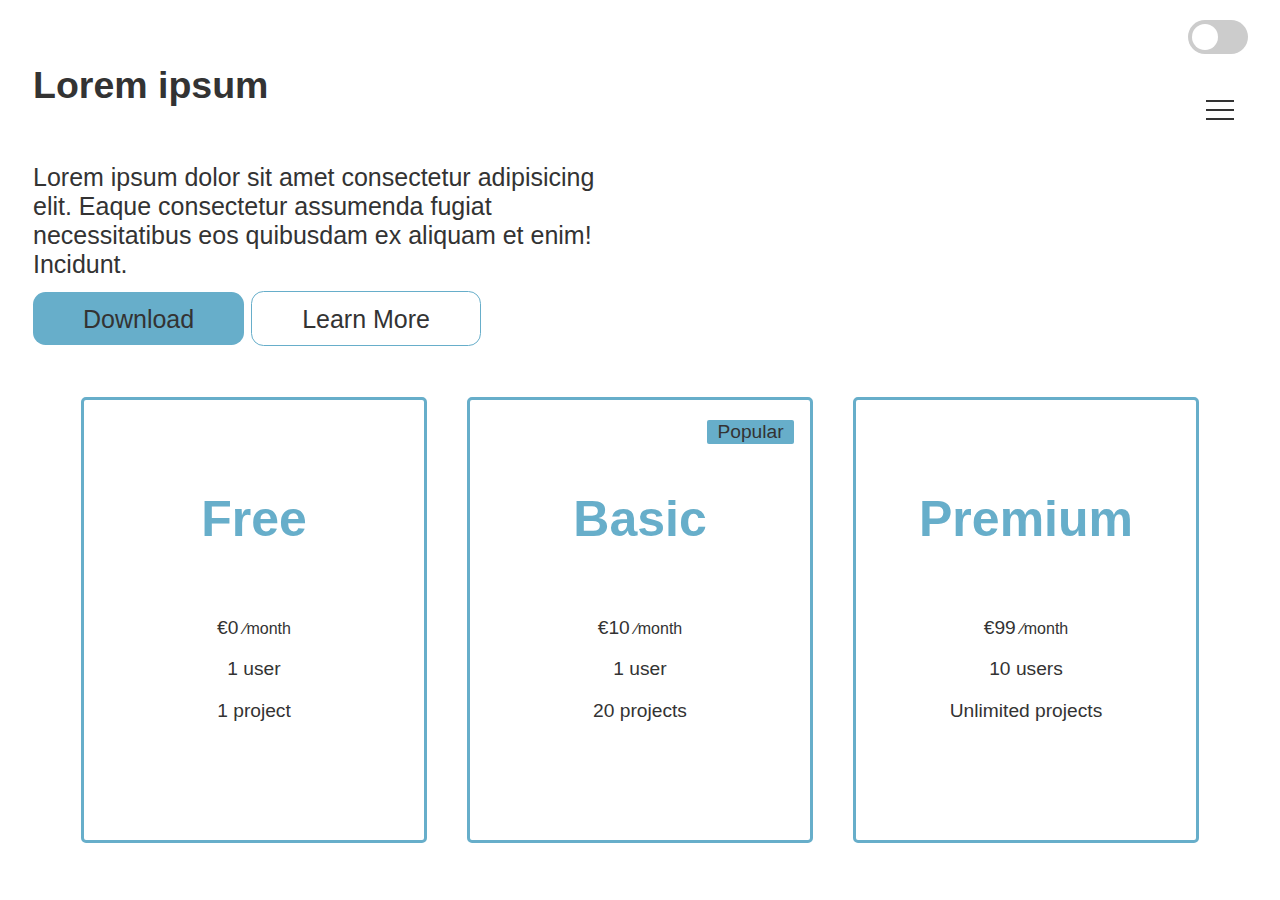
<file: dark_mode.html>
<!DOCTYPE html>
<html lang="en">

<head>
  <meta charset="UTF-8">
  <meta name="viewport" content="width=device-width, initial-scale=1.0">
  <link rel="preconnect" href="https://fonts.gstatic.com">
  <link href="https://fonts.googleapis.com/css2?family=Spartan&display=swap" rel="stylesheet">
  <link rel="stylesheet" href="css/flip_menu.css">
  <link rel="stylesheet" href="css/dark_mode.css">

  <title>Dark Mode</title>
</head>

<body>
  <nav class="nav">
    <input class="flip-trigger" type="checkbox" id="trigger">
    <label class="flip-menu" for="trigger">
      <span></span>
    </label>
    <ul class="nav_list">
      <li class="nav_item">
        <a href="index.html" class="nav_link">Home</a>
      </li>
      <li class="nav_item">
        <a href="presentation.html" class="nav_link">Presentation</a>
      </li>
      <li class="nav_item">
        <a href="timeline.html" class="nav_link">Timeline</a>
      </li>
      <li class="nav_item">
        <a href="dark_mode.html" class="nav_link">Dark Mode</a>
      </li>
    </ul>
  </nav>
  
  <main>
    <label class="switch">
      <input type="checkbox">
      <div class="toggle"></div>
    </label>
  
    <section class="text">
      <h2>Lorem ipsum</h2>
      <p>Lorem ipsum dolor sit amet consectetur adipisicing elit. Eaque consectetur assumenda fugiat necessitatibus eos
        quibusdam ex aliquam et enim! Incidunt.</p>
      <div class="buttons">
        <a href="#" class="btn">Download</a>
        <a href="#" class="btn btn-outline">Learn More</a>
      </div>
    </section>
  
    <section>
      <div class="flex-items">
        <div class="card">
          <h1>Free</h1>
          <p>&euro;0 <small>&#8725;month</small></p>
          <p>1 user</p>
          <p>1 project</p>
        </div>
  
        <div class="card">
          <span class="label">Popular</span>
          <h1>Basic</h1>
          <p>&euro;10 <small>&#8725;month</small></p>
          <p>1 user</p>
          <p>20 projects</p>
        </div>
  
        <div class="card">
          <h1>Premium</h1>
          <p>&euro;99 <small>&#8725;month</small></p>
          <p>10 users</p>
          <p>Unlimited projects</p>
        </div>
      </div>
    </section>
  </main>

  <script src="javascript/toggle.js"></script>

</body>
</html>
</file>
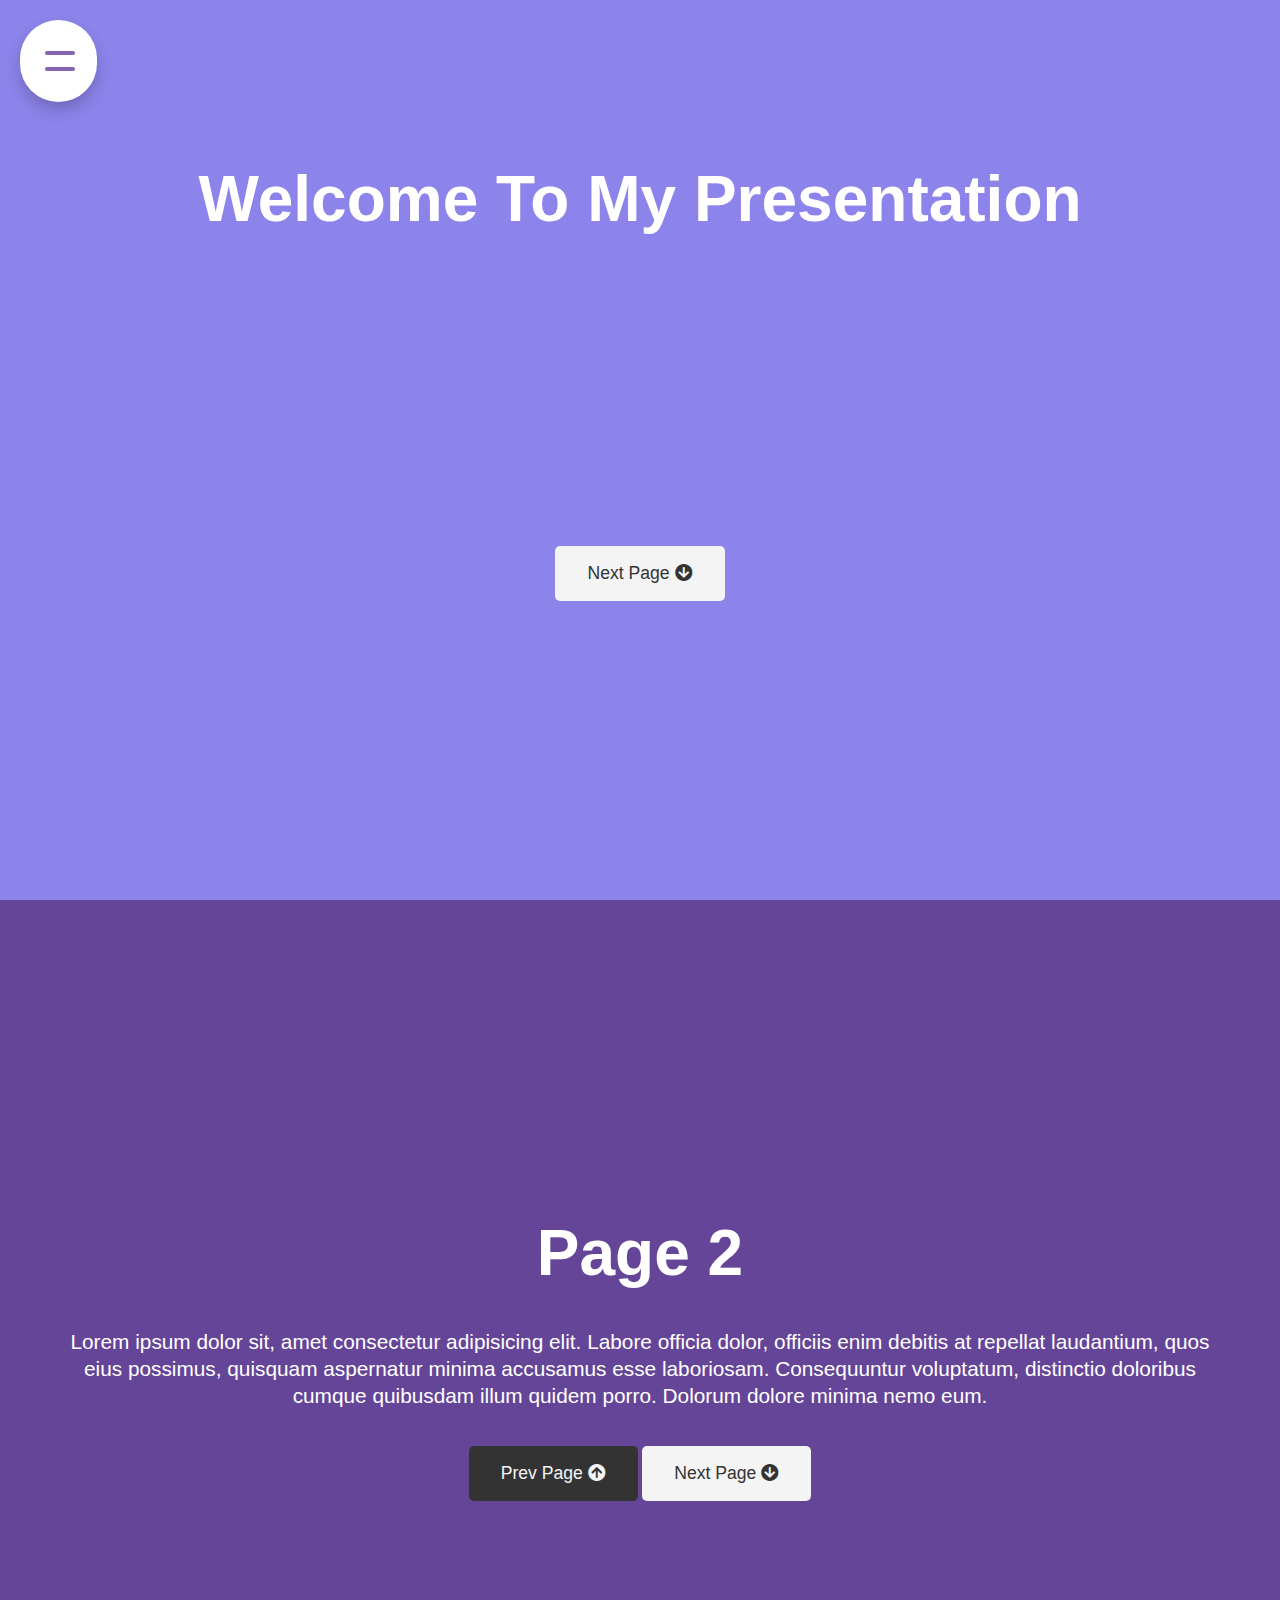
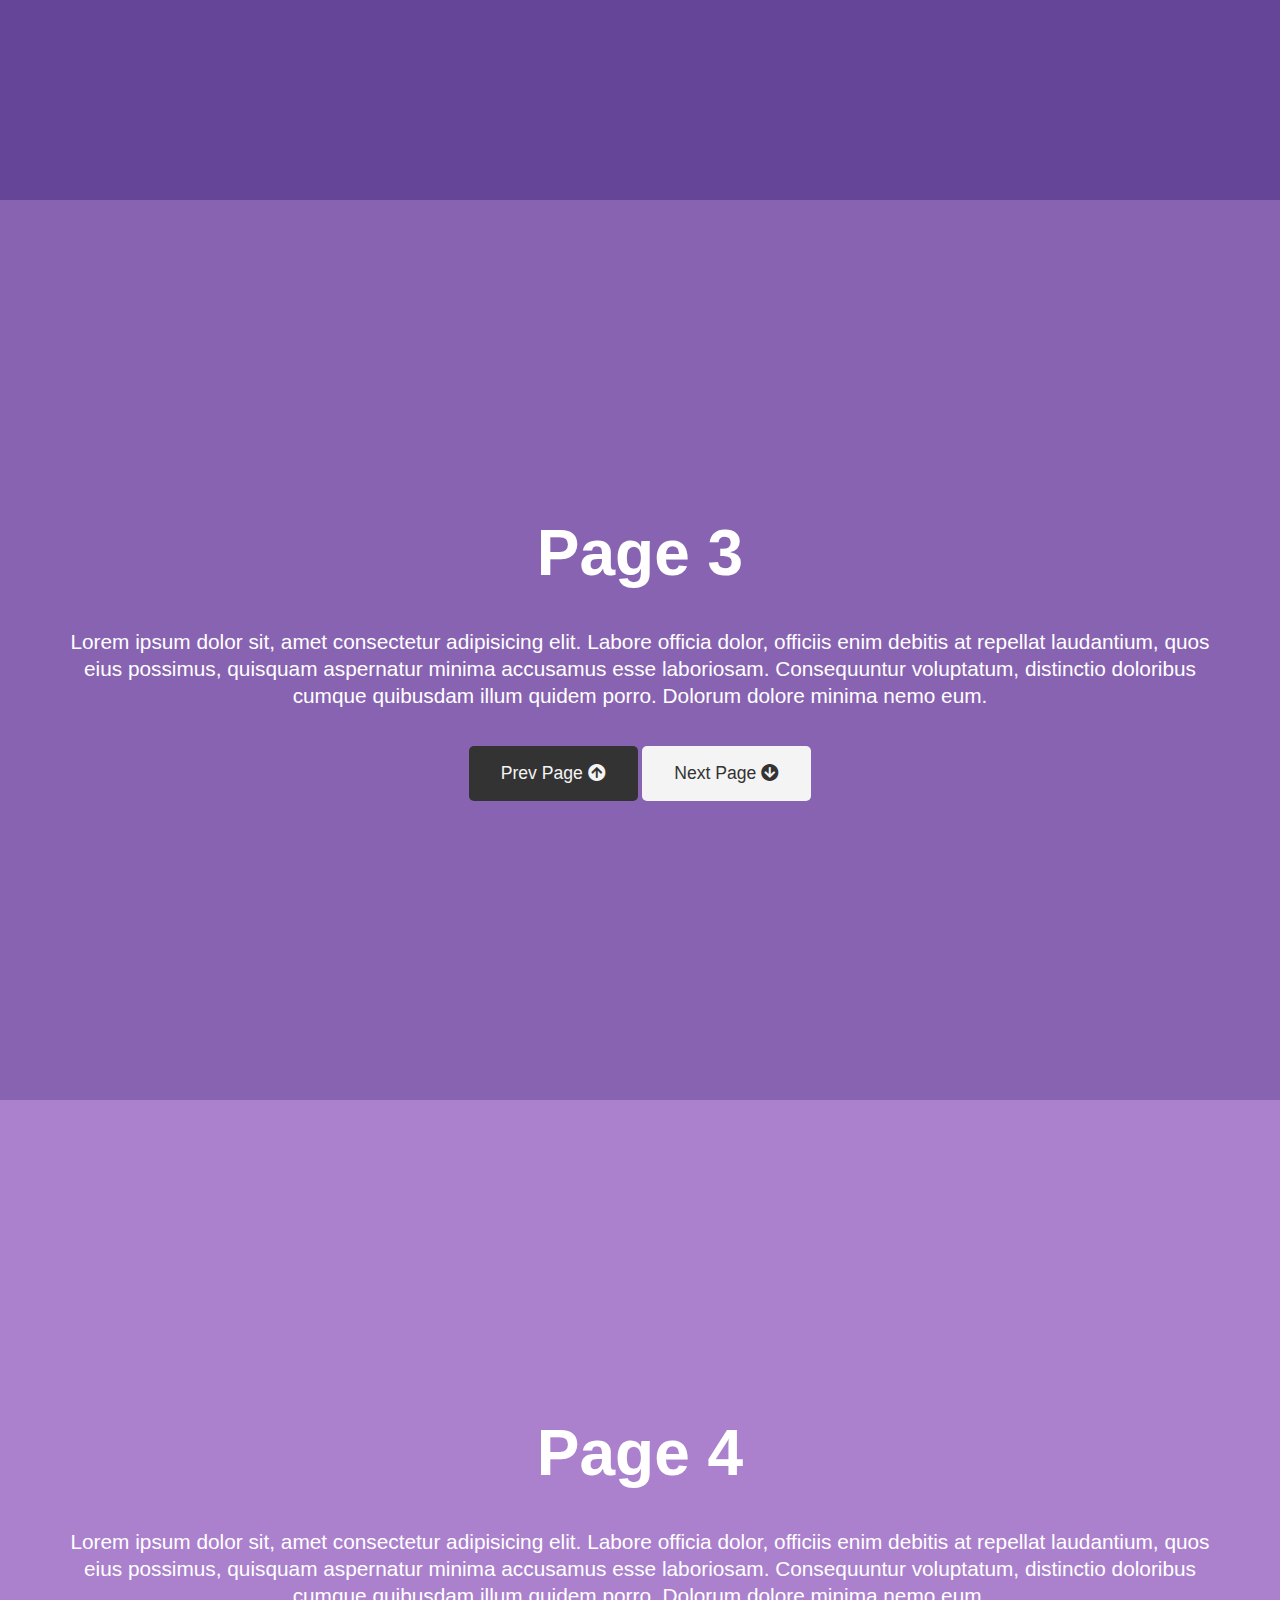
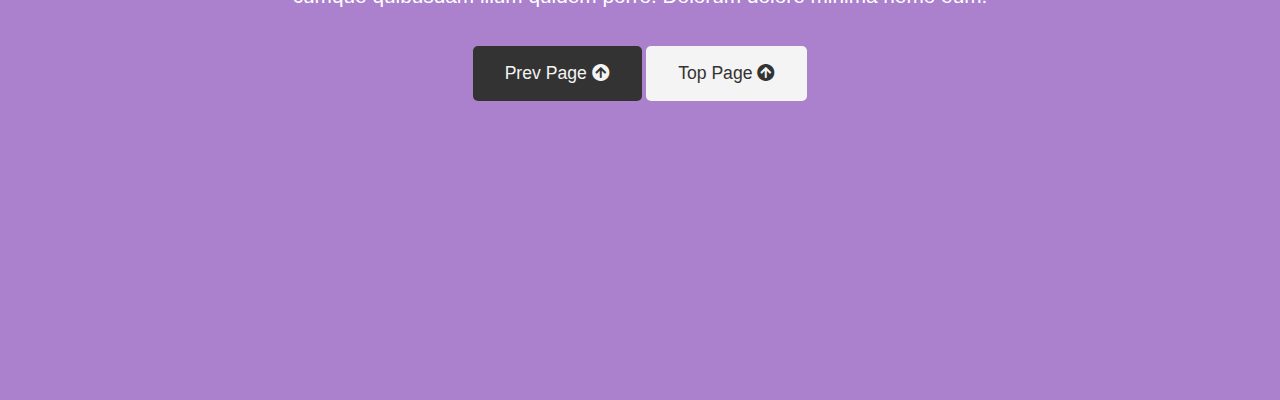
<file: presentation.html>
<!DOCTYPE html>
<html lang="en">
<head>
  <meta charset="UTF-8">
  <meta name="viewport" content="width=device-width, initial-scale=1.0">
  <link rel="stylesheet" href="//use.fontawesome.com/releases/v5.0.7/css/all.css">
  <link rel="stylesheet" href="css/presentation.css">
  <link rel="stylesheet" href="css/bubble_menu.css">

  <title>Presentation</title>
</head>
<body>
  <div class="nav">
    <input type="checkbox">
      <span></span>
      <span></span>
      <div class="menu">
        <li><a href="index.html">Home</a></li>
        <li><a href="presentation.html">Presentation</a></li>
        <li><a href="timeline.html">Timeline</a></li>
        <li><a href="dark_mode.html">Dark Mode</a></li>
      </div>
  </div>

  <section id="page-1" class="page">
    <h1>Welcome To My Presentation</h1>
    <p>Lorem ipsum dolor sit, amet consectetur adipisicing elit. Labore officia dolor, officiis enim debitis at repellat laudantium, quos eius possimus, quisquam aspernatur minima accusamus esse laboriosam. Consequuntur voluptatum, distinctio doloribus cumque quibusdam illum quidem porro. Dolorum dolore minima nemo eum.</p>
    <div>
      <a href="#page-2" class="btn">
        Next Page <i class="fas fa-arrow-circle-down"></i>
      </a>
    </div>
  </section>

  <section id="page-2" class="page">
    <h1>Page 2</h1>
    <p>Lorem ipsum dolor sit, amet consectetur adipisicing elit. Labore officia dolor, officiis enim debitis at repellat laudantium, quos eius possimus, quisquam aspernatur minima accusamus esse laboriosam. Consequuntur voluptatum, distinctio doloribus cumque quibusdam illum quidem porro. Dolorum dolore minima nemo eum.</p>
    <div>
      <a href="#page-1" class="btn btn-dark">
        Prev Page <i class="fas fa-arrow-circle-up"></i>
      </a>
      <a href="#page-3" class="btn">
        Next Page <i class="fas fa-arrow-circle-down"></i>
      </a>
    </div>
  </section>

  <section id="page-3" class="page">
    <h1>Page 3</h1>
    <p>Lorem ipsum dolor sit, amet consectetur adipisicing elit. Labore officia dolor, officiis enim debitis at repellat laudantium, quos eius possimus, quisquam aspernatur minima accusamus esse laboriosam. Consequuntur voluptatum, distinctio doloribus cumque quibusdam illum quidem porro. Dolorum dolore minima nemo eum.</p>
    <div>
      <a href="#page-2" class="btn btn-dark">
        Prev Page <i class="fas fa-arrow-circle-up"></i>
      </a>
      <a href="#page-4" class="btn">
        Next Page <i class="fas fa-arrow-circle-down"></i>
      </a>
    </div>
  </section>

  <section id="page-4" class="page">
    <h1>Page 4</h1>
    <p>Lorem ipsum dolor sit, amet consectetur adipisicing elit. Labore officia dolor, officiis enim debitis at repellat laudantium, quos eius possimus, quisquam aspernatur minima accusamus esse laboriosam. Consequuntur voluptatum, distinctio doloribus cumque quibusdam illum quidem porro. Dolorum dolore minima nemo eum.</p>
    <div>
      <a href="#page-3" class="btn btn-dark">
        Prev Page <i class="fas fa-arrow-circle-up"></i>
      </a>
      <a href="#page-1" class="btn">
        Top Page <i class="fas fa-arrow-circle-up"></i>
      </a>
    </div>
  </section>

  <script
  src="https://code.jquery.com/jquery-3.5.1.min.js"
  integrity="sha256-9/aliU8dGd2tb6OSsuzixeV4y/faTqgFtohetphbbj0="
  crossorigin="anonymous">
  </script>

  <script src="javascript/scrolling.js"></script>
  
</body>
</html>
</file>
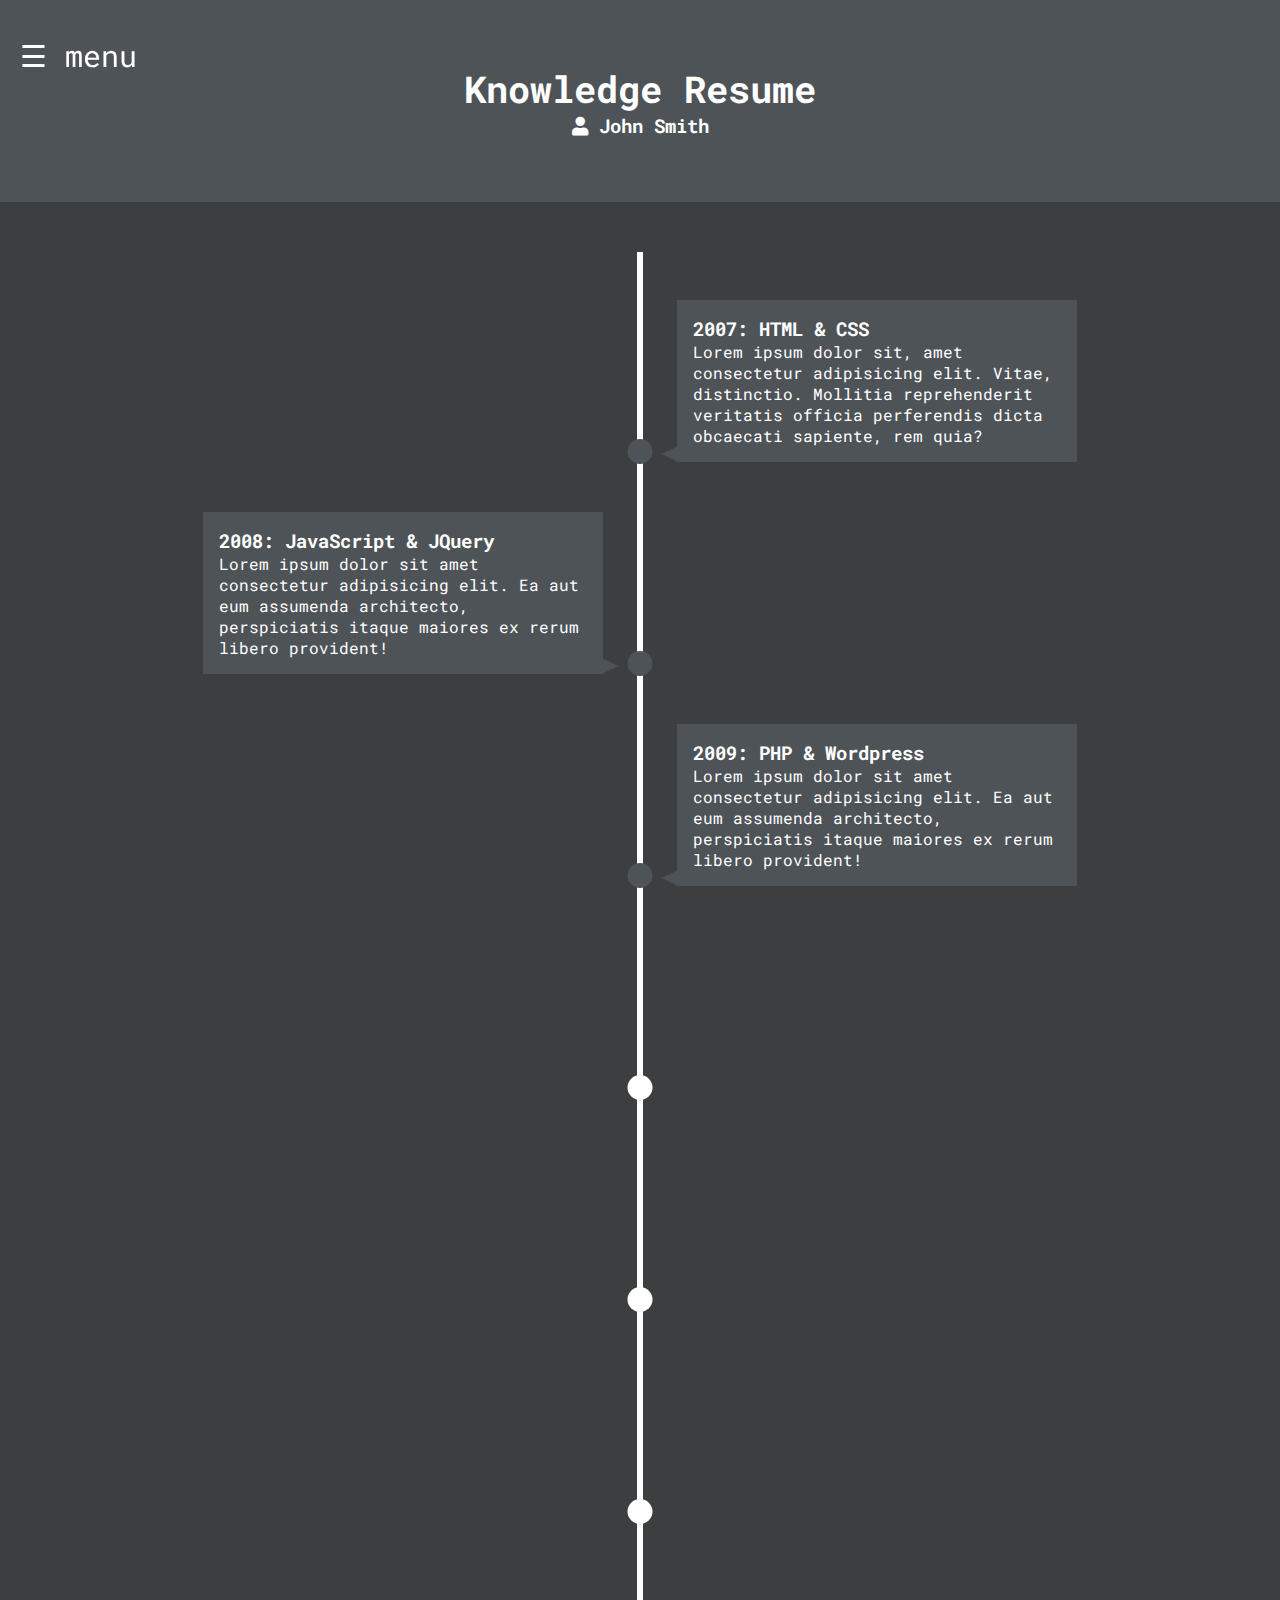
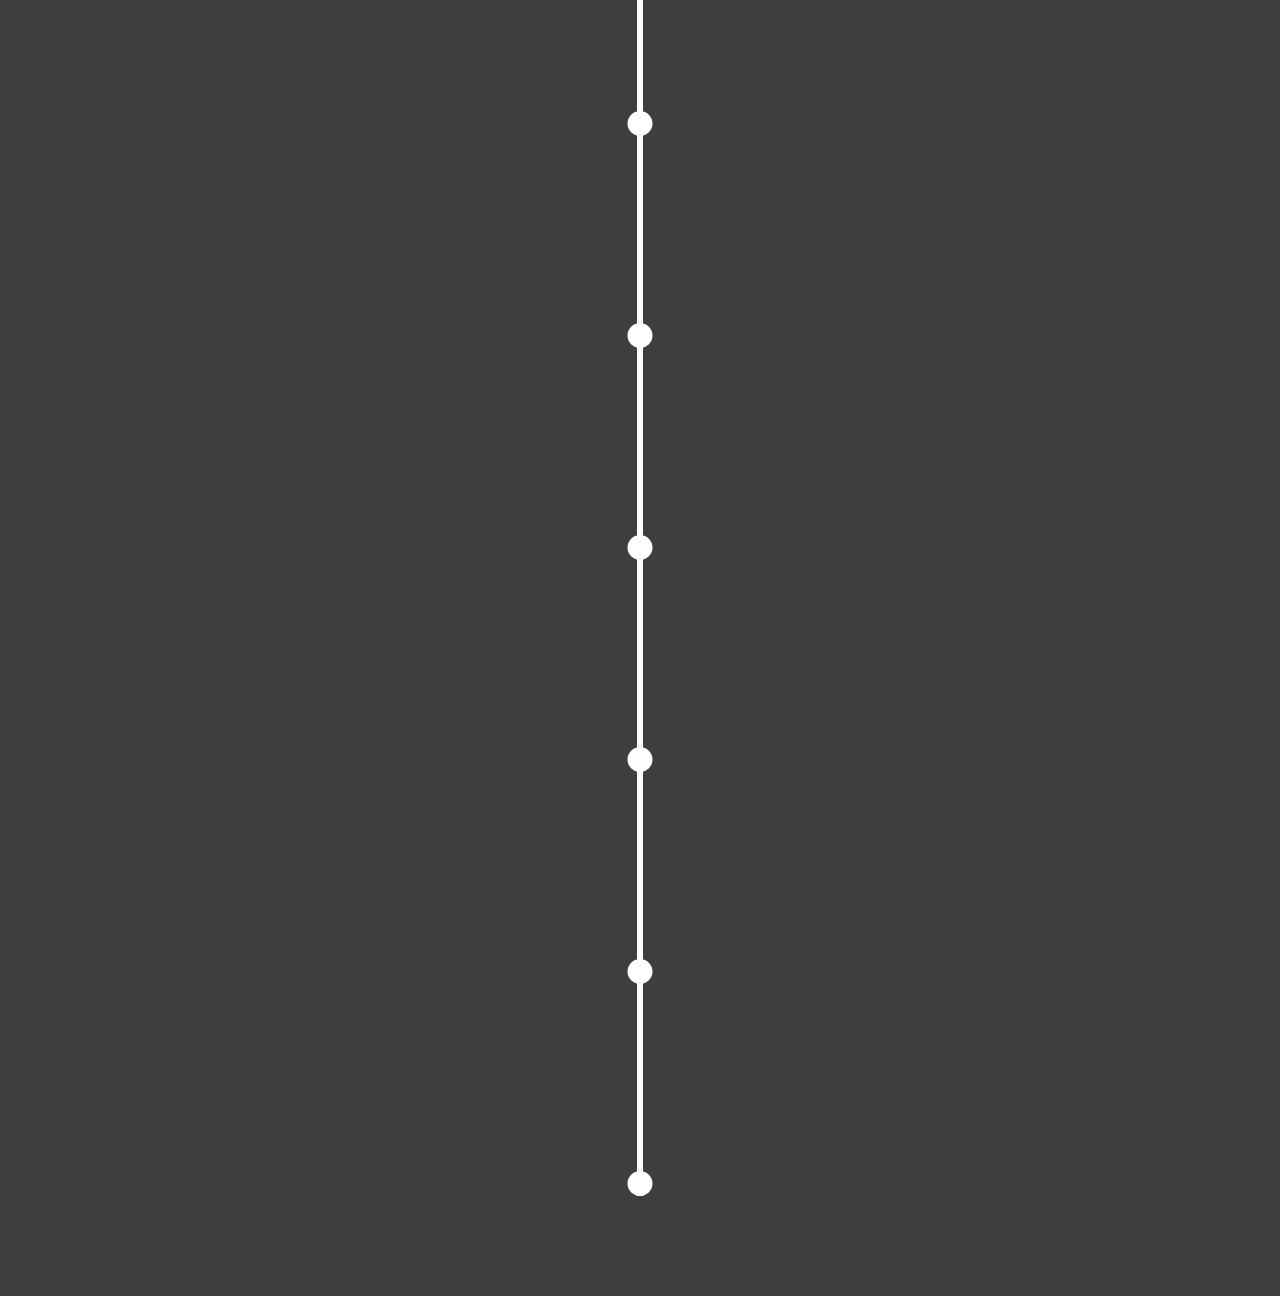
<file: timeline.html>
<!DOCTYPE html>
<html lang="en">

<head>
  <meta charset="UTF-8">
  <meta name="viewport" content="width=device-width, initial-scale=1.0">
  <link rel="stylesheet" href="//use.fontawesome.com/releases/v5.6.3/css/all.css">
  <link rel="preconnect" href="https://fonts.gstatic.com">
  <link href="https://fonts.googleapis.com/css2?family=Roboto+Mono&display=swap" rel="stylesheet">
  <link rel="stylesheet" href="css/timeline.css">
  <link rel="stylesheet" href="css/slider_menu.css">
  <title>Knowledge Timeline</title>
</head>

<body>
  <header id="main-header">
    <div id="slider-menu" class="slider-menu">
      <a href="javascript:void(0)" class="closebtn" onclick="closeMenu()">&times;</a>
      <a href="index.html">Home</a>
      <a href="presentation.html">Presentation</a>
      <a href="timeline.html">Timeline</a>
      <a href="dark_mode.html">Dark Mode</a>
    </div>
    <span class="openbtn" onclick="openMenu()">&#9776; menu</span>
    <div class="container">
      <h1>Knowledge Resume</h1>
      <h3><i class="fas fa-user"></i> John Smith</h3>
    </div>
  </header>
  <section id="timeline">
    <ul>
      <li>
        <div>
          <h3>2007: HTML & CSS</h3>
          <p>Lorem ipsum dolor sit, amet consectetur adipisicing elit. Vitae, distinctio. Mollitia reprehenderit
            veritatis officia perferendis dicta obcaecati sapiente, rem quia?</p>
        </div>
      </li>
      <li>
        <div>
          <h3>2008: JavaScript & JQuery</h3>
          <p>
            Lorem ipsum dolor sit amet consectetur adipisicing elit. Ea aut
            eum assumenda architecto, perspiciatis itaque maiores ex rerum
            libero provident!
          </p>
        </div>
      </li>
      <li>
        <div>
          <h3>2009: PHP & Wordpress</h3>
          <p>
            Lorem ipsum dolor sit amet consectetur adipisicing elit. Ea aut
            eum assumenda architecto, perspiciatis itaque maiores ex rerum
            libero provident!
          </p>
        </div>
      </li>
      <li>
        <div>
          <h3>2011: Ruby on Rails</h3>
          <p>
            Lorem ipsum dolor sit amet consectetur adipisicing elit. Ea aut
            eum assumenda architecto, perspiciatis itaque maiores ex rerum
            libero provident!
          </p>
        </div>
      </li>
      <li>
        <div>
          <h3>2012: Python</h3>
          <p>
            Lorem ipsum dolor sit amet consectetur adipisicing elit. Ea aut
            eum assumenda architecto, perspiciatis itaque maiores ex rerum
            libero provident!
          </p>
        </div>
      </li>
      <li>
        <div>
          <h3>2013: Node.js & React</h3>
          <p>
            Lorem ipsum dolor sit amet consectetur adipisicing elit. Ea aut
            eum assumenda architecto, perspiciatis itaque maiores ex rerum
            libero provident!
          </p>
        </div>
      </li>
      <li>
        <div>
          <h3>2015: Angular & React Native</h3>
          <p>
            Lorem ipsum dolor sit amet consectetur adipisicing elit. Ea aut
            eum assumenda architecto, perspiciatis itaque maiores ex rerum
            libero provident!
          </p>
        </div>
      </li>
      <li>
        <div>
          <h3>2016: Vue.js</h3>
          <p>
            Lorem ipsum dolor sit amet consectetur adipisicing elit. Ea aut
            eum assumenda architecto, perspiciatis itaque maiores ex rerum
            libero provident!
          </p>
        </div>
      </li>
      <li>
        <div>
          <h3>2017: GraphQl & Apollo</h3>
          <p>
            Lorem ipsum dolor sit amet consectetur adipisicing elit. Ea aut
            eum assumenda architecto, perspiciatis itaque maiores ex rerum
            libero provident!
          </p>
        </div>
      </li>
      <li>
        <div>
          <h3>2018: Machine Learning</h3>
          <p>
            Lorem ipsum dolor sit amet consectetur adipisicing elit. Ea aut
            eum assumenda architecto, perspiciatis itaque maiores ex rerum
            libero provident!
          </p>
        </div>
      </li>
      <li>
        <div>
          <h3>2019: Laravel</h3>
          <p>
            Lorem ipsum dolor sit amet consectetur adipisicing elit. Ea aut
            eum assumenda architecto, perspiciatis itaque maiores ex rerum
            libero provident!
          </p>
        </div>
      </li>
      <li>
        <div>
          <h3>2020: Docker & Kubernetes</h3>
          <p>
            Lorem ipsum dolor sit amet consectetur adipisicing elit. Ea aut
            eum assumenda architecto, perspiciatis itaque maiores ex rerum
            libero provident!
          </p>
        </div>
      </li>
    </ul>
  </section>

  <script src="javascript/timeline.js"></script>
  <script src="javascript/slider_menu.js"></script>

</body>

</html>
</file>
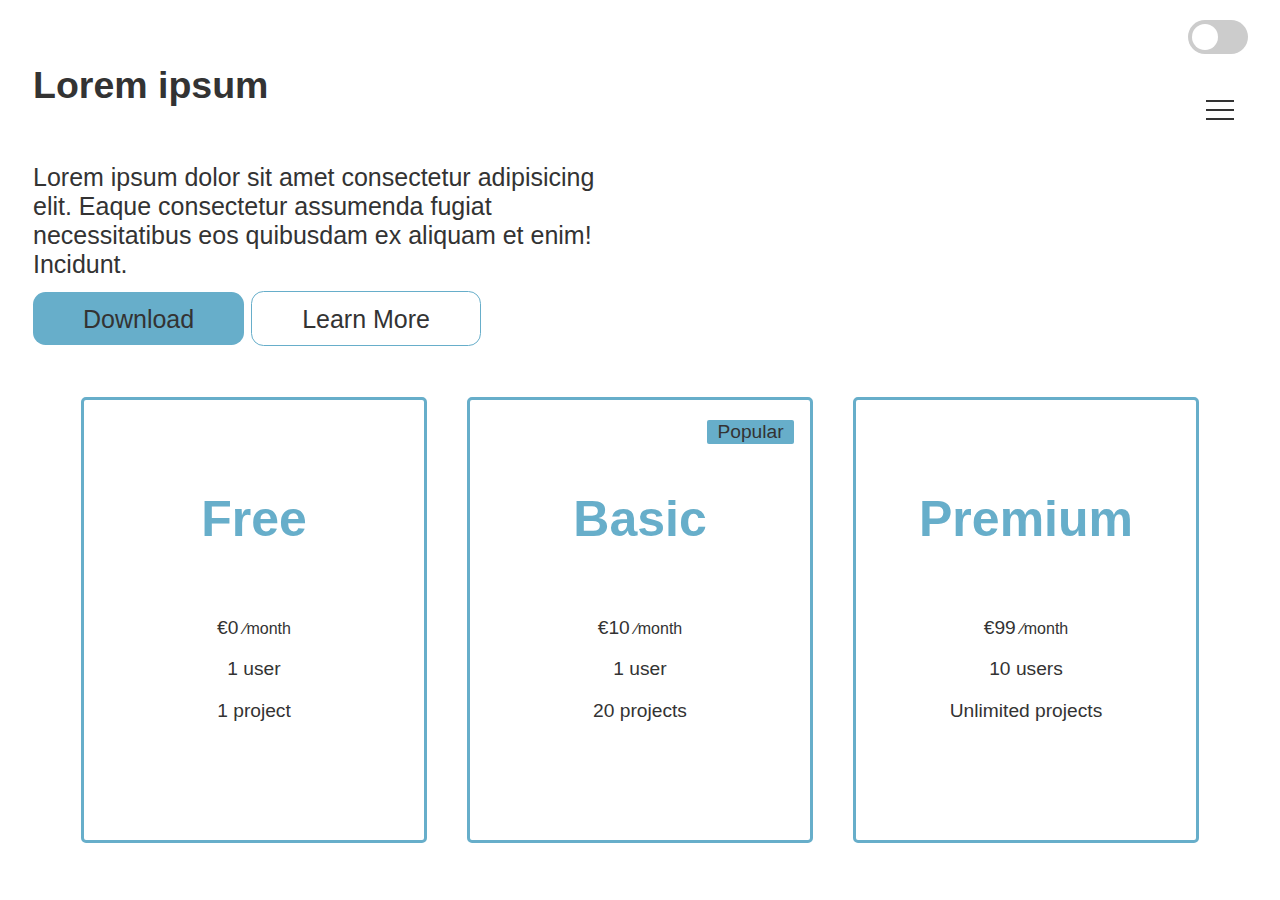
<file: dark_mode/dark_mode.html>
<!DOCTYPE html>
<html lang="en">

<head>
  <meta charset="UTF-8">
  <meta name="viewport" content="width=device-width, initial-scale=1.0">
  <link rel="preconnect" href="https://fonts.gstatic.com">
  <link href="https://fonts.googleapis.com/css2?family=Spartan&display=swap" rel="stylesheet">
  <link rel="stylesheet" href="flip_menu.css">
  <link rel="stylesheet" href="dark_mode.css">

  <title>Dark Mode</title>
</head>

<body>
  <nav class="nav">
    <input class="flip-trigger" type="checkbox" id="trigger">
    <label class="flip-menu" for="trigger">
      <span></span>
    </label>
    <ul class="nav_list">
      <li class="nav_item">
        <a href="/index.html" class="nav_link">Home</a>
      </li>
      <li class="nav_item">
        <a href="/presentation/presentation.html" class="nav_link">Presentation</a>
      </li>
      <li class="nav_item">
        <a href="/timeline/timeline.html" class="nav_link">Timeline</a>
      </li>
      <li class="nav_item">
        <a href="dark_mode.html" class="nav_link">Dark Mode</a>
      </li>
    </ul>
  </nav>
  
  <main>
    <label class="switch">
      <input type="checkbox">
      <div class="toggle"></div>
    </label>
  
    <section class="text">
      <h2>Lorem ipsum</h2>
      <p>Lorem ipsum dolor sit amet consectetur adipisicing elit. Eaque consectetur assumenda fugiat necessitatibus eos
        quibusdam ex aliquam et enim! Incidunt.</p>
      <div class="buttons">
        <a href="#" class="btn">Download</a>
        <a href="#" class="btn btn-outline">Learn More</a>
      </div>
    </section>
  
    <section>
      <div class="flex-items">
        <div class="card">
          <h1>Free</h1>
          <p>&euro;0 <small>&#8725;month</small></p>
          <p>1 user</p>
          <p>1 project</p>
        </div>
  
        <div class="card">
          <span class="label">Popular</span>
          <h1>Basic</h1>
          <p>&euro;10 <small>&#8725;month</small></p>
          <p>1 user</p>
          <p>20 projects</p>
        </div>
  
        <div class="card">
          <h1>Premium</h1>
          <p>&euro;99 <small>&#8725;month</small></p>
          <p>10 users</p>
          <p>Unlimited projects</p>
        </div>
      </div>
    </section>
  </main>

  <script src="toggle.js"></script>

</body>
</html>
</file>
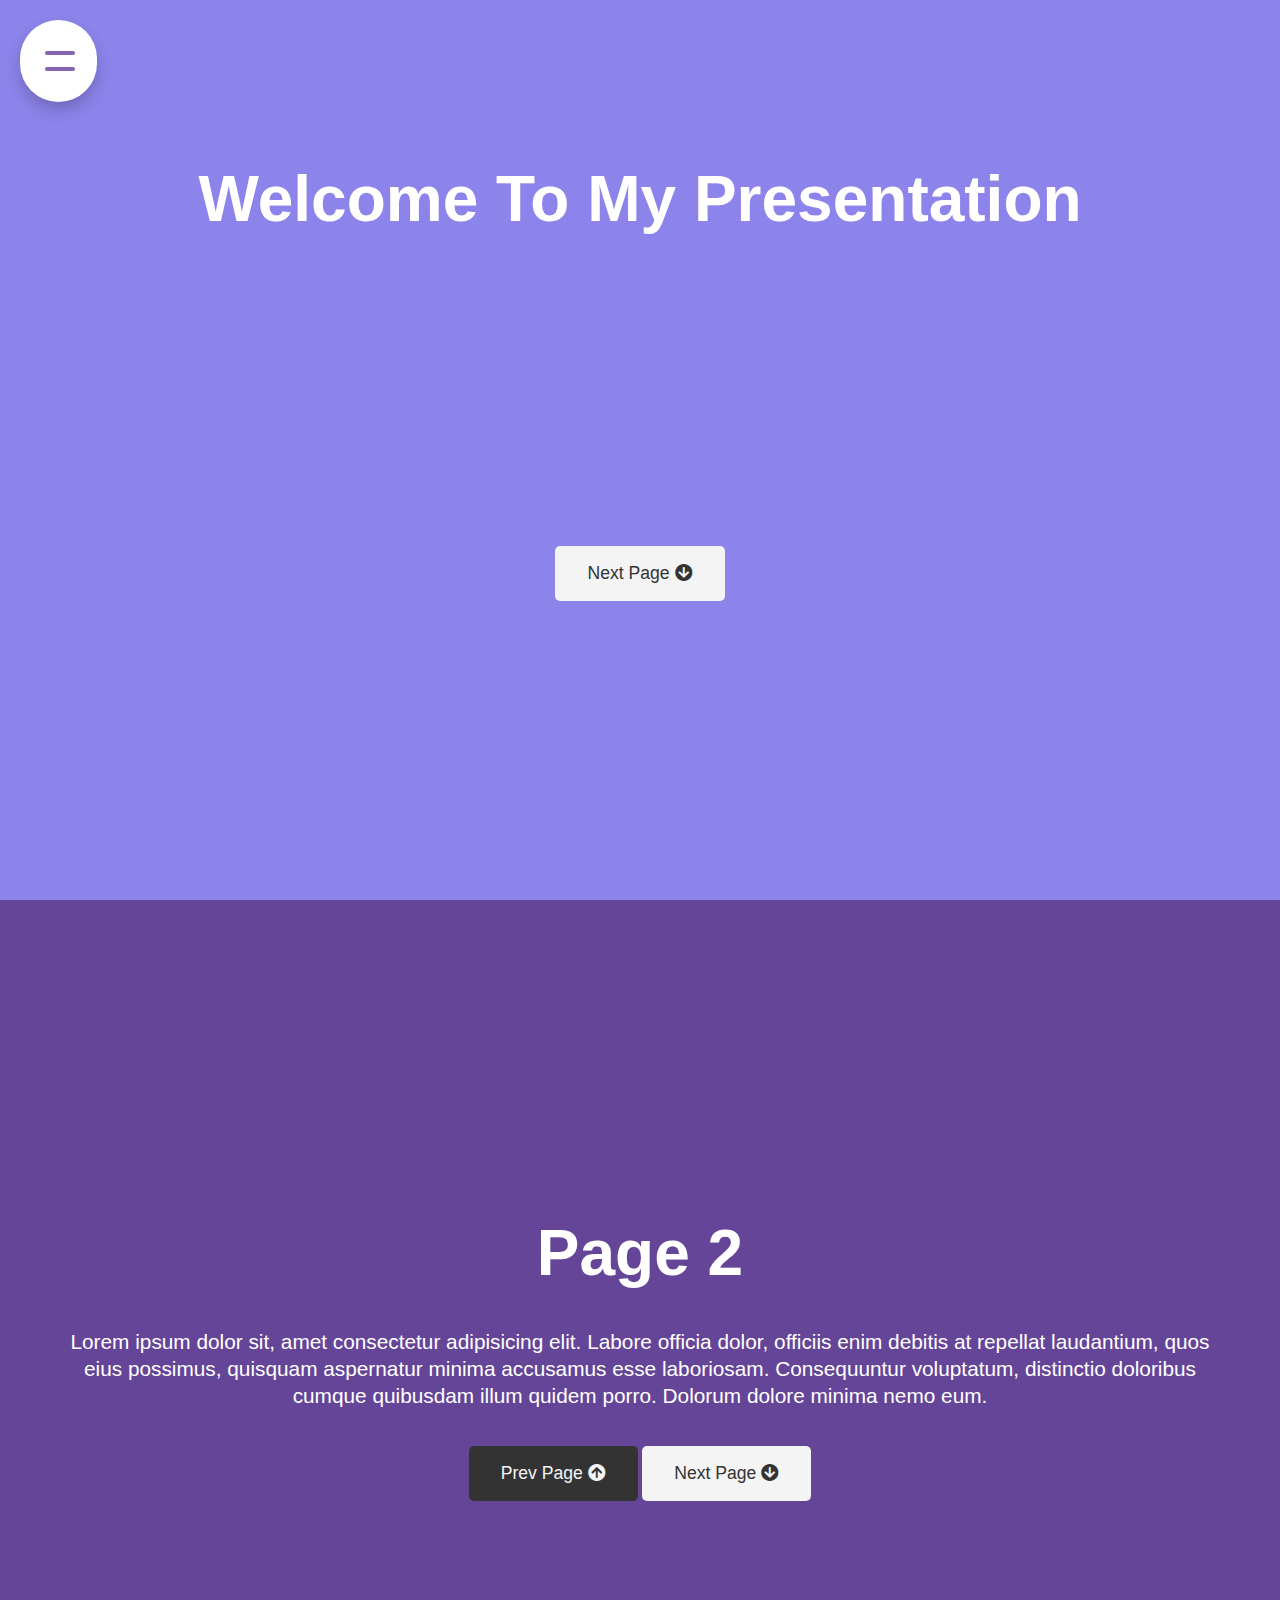
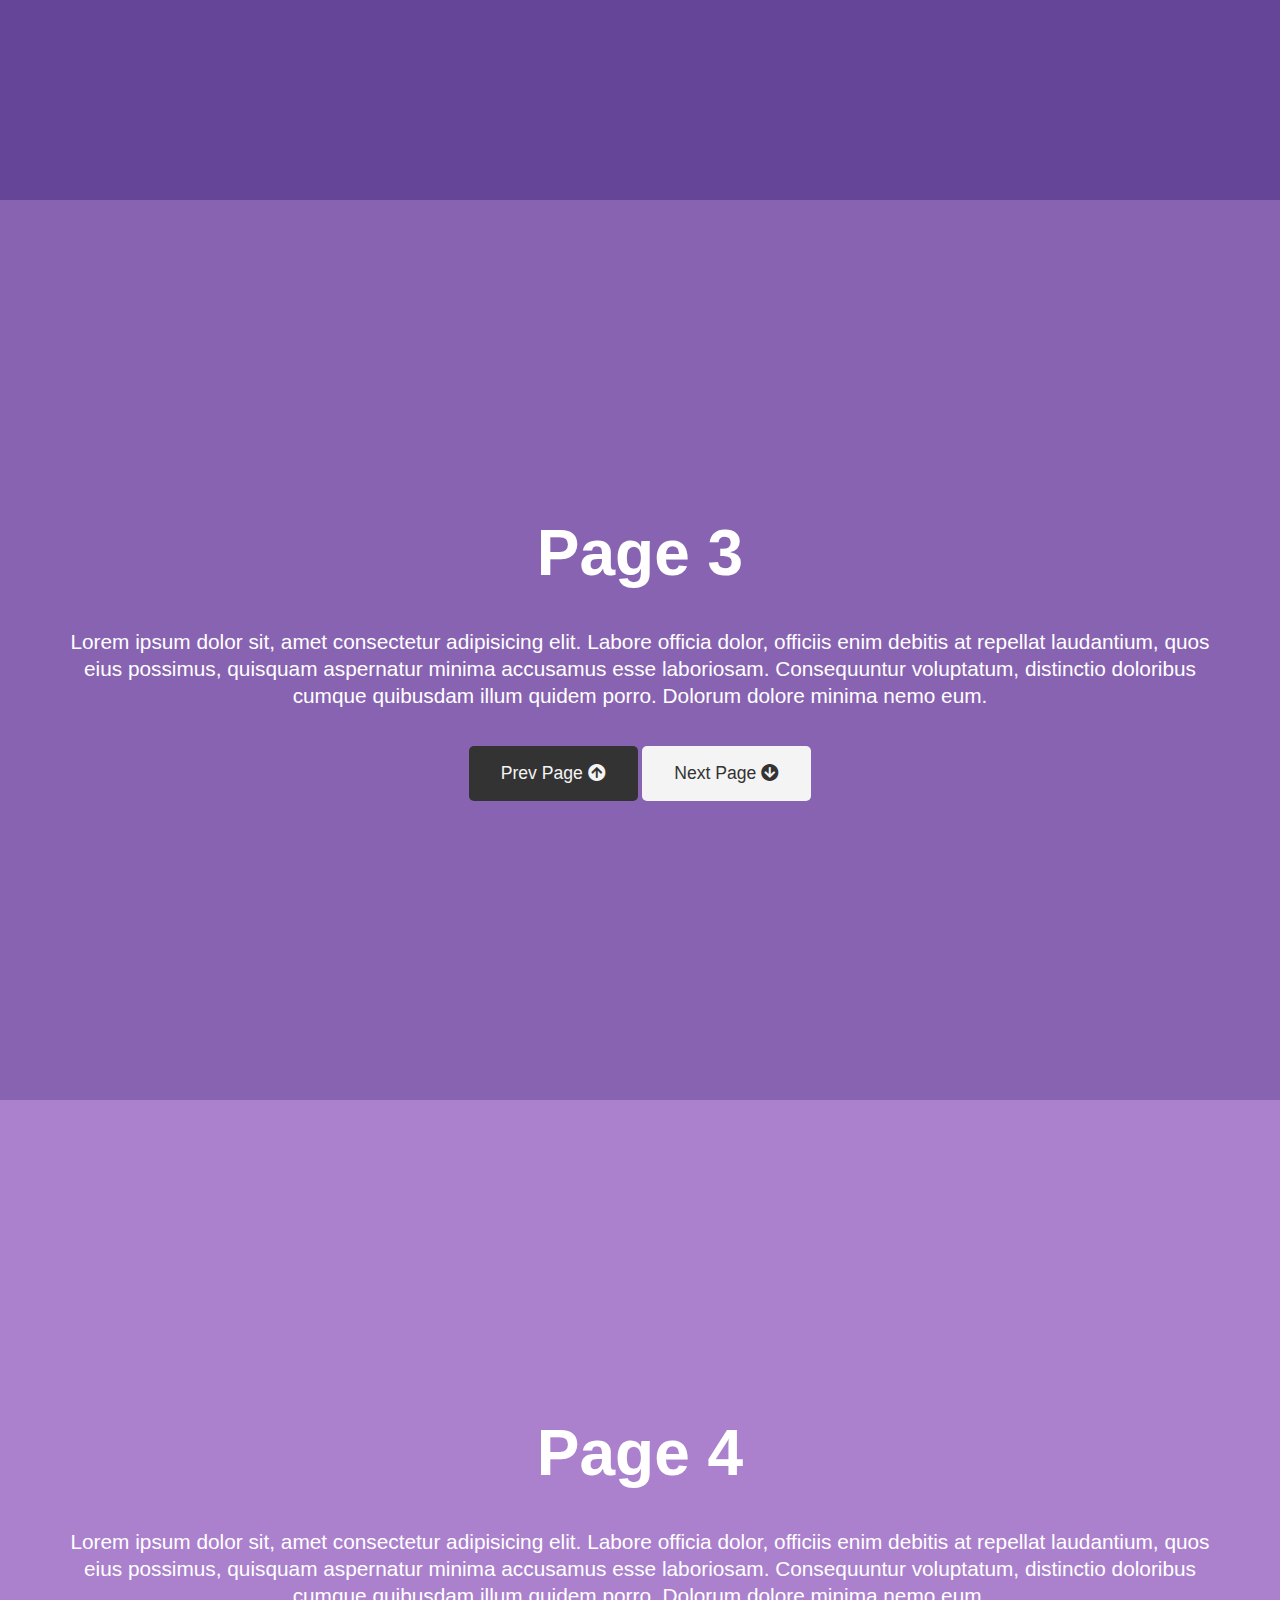
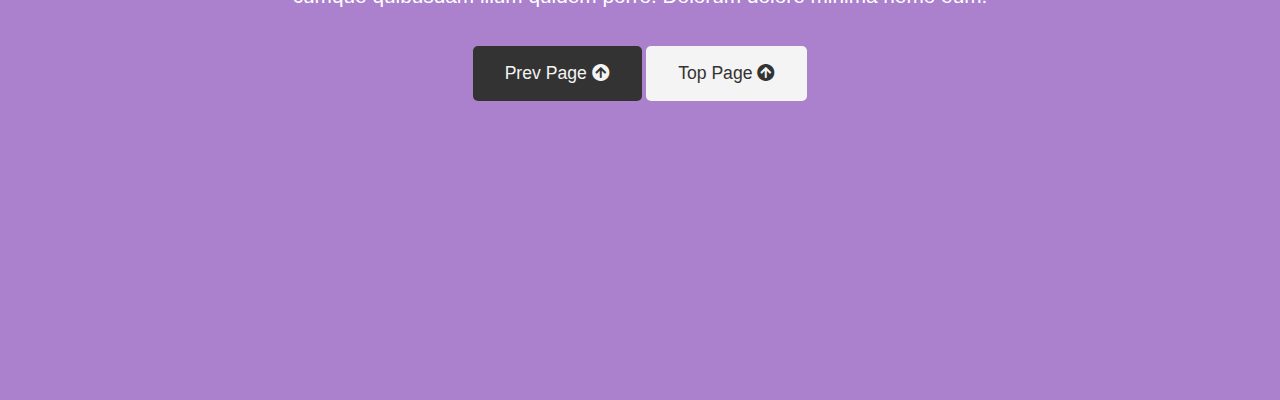
<file: presentation/presentation.html>
<!DOCTYPE html>
<html lang="en">
<head>
  <meta charset="UTF-8">
  <meta name="viewport" content="width=device-width, initial-scale=1.0">
  <link rel="stylesheet" href="//use.fontawesome.com/releases/v5.0.7/css/all.css">
  <link rel="stylesheet" href="presentation.css">
  <link rel="stylesheet" href="bubble_menu.css">

  <title>Presentation</title>
</head>
<body>
  <div class="nav">
    <input type="checkbox">
      <span></span>
      <span></span>
      <div class="menu">
        <li><a href="/index.html">Home</a></li>
        <li><a href="presentation.html">Presentation</a></li>
        <li><a href="/timeline/timeline.html">Timeline</a></li>
        <li><a href="/dark_mode/dark_mode.html">Dark Mode</a></li>
      </div>
  </div>

  <section id="page-1" class="page">
    <h1>Welcome To My Presentation</h1>
    <p>Lorem ipsum dolor sit, amet consectetur adipisicing elit. Labore officia dolor, officiis enim debitis at repellat laudantium, quos eius possimus, quisquam aspernatur minima accusamus esse laboriosam. Consequuntur voluptatum, distinctio doloribus cumque quibusdam illum quidem porro. Dolorum dolore minima nemo eum.</p>
    <div>
      <a href="#page-2" class="btn">
        Next Page <i class="fas fa-arrow-circle-down"></i>
      </a>
    </div>
  </section>

  <section id="page-2" class="page">
    <h1>Page 2</h1>
    <p>Lorem ipsum dolor sit, amet consectetur adipisicing elit. Labore officia dolor, officiis enim debitis at repellat laudantium, quos eius possimus, quisquam aspernatur minima accusamus esse laboriosam. Consequuntur voluptatum, distinctio doloribus cumque quibusdam illum quidem porro. Dolorum dolore minima nemo eum.</p>
    <div>
      <a href="#page-1" class="btn btn-dark">
        Prev Page <i class="fas fa-arrow-circle-up"></i>
      </a>
      <a href="#page-3" class="btn">
        Next Page <i class="fas fa-arrow-circle-down"></i>
      </a>
    </div>
  </section>

  <section id="page-3" class="page">
    <h1>Page 3</h1>
    <p>Lorem ipsum dolor sit, amet consectetur adipisicing elit. Labore officia dolor, officiis enim debitis at repellat laudantium, quos eius possimus, quisquam aspernatur minima accusamus esse laboriosam. Consequuntur voluptatum, distinctio doloribus cumque quibusdam illum quidem porro. Dolorum dolore minima nemo eum.</p>
    <div>
      <a href="#page-2" class="btn btn-dark">
        Prev Page <i class="fas fa-arrow-circle-up"></i>
      </a>
      <a href="#page-4" class="btn">
        Next Page <i class="fas fa-arrow-circle-down"></i>
      </a>
    </div>
  </section>

  <section id="page-4" class="page">
    <h1>Page 4</h1>
    <p>Lorem ipsum dolor sit, amet consectetur adipisicing elit. Labore officia dolor, officiis enim debitis at repellat laudantium, quos eius possimus, quisquam aspernatur minima accusamus esse laboriosam. Consequuntur voluptatum, distinctio doloribus cumque quibusdam illum quidem porro. Dolorum dolore minima nemo eum.</p>
    <div>
      <a href="#page-3" class="btn btn-dark">
        Prev Page <i class="fas fa-arrow-circle-up"></i>
      </a>
      <a href="#page-1" class="btn">
        Top Page <i class="fas fa-arrow-circle-up"></i>
      </a>
    </div>
  </section>

  <script
  src="https://code.jquery.com/jquery-3.5.1.min.js"
  integrity="sha256-9/aliU8dGd2tb6OSsuzixeV4y/faTqgFtohetphbbj0="
  crossorigin="anonymous">
  </script>

  <script src="scrolling.js"></script>
  
</body>
</html>
</file>
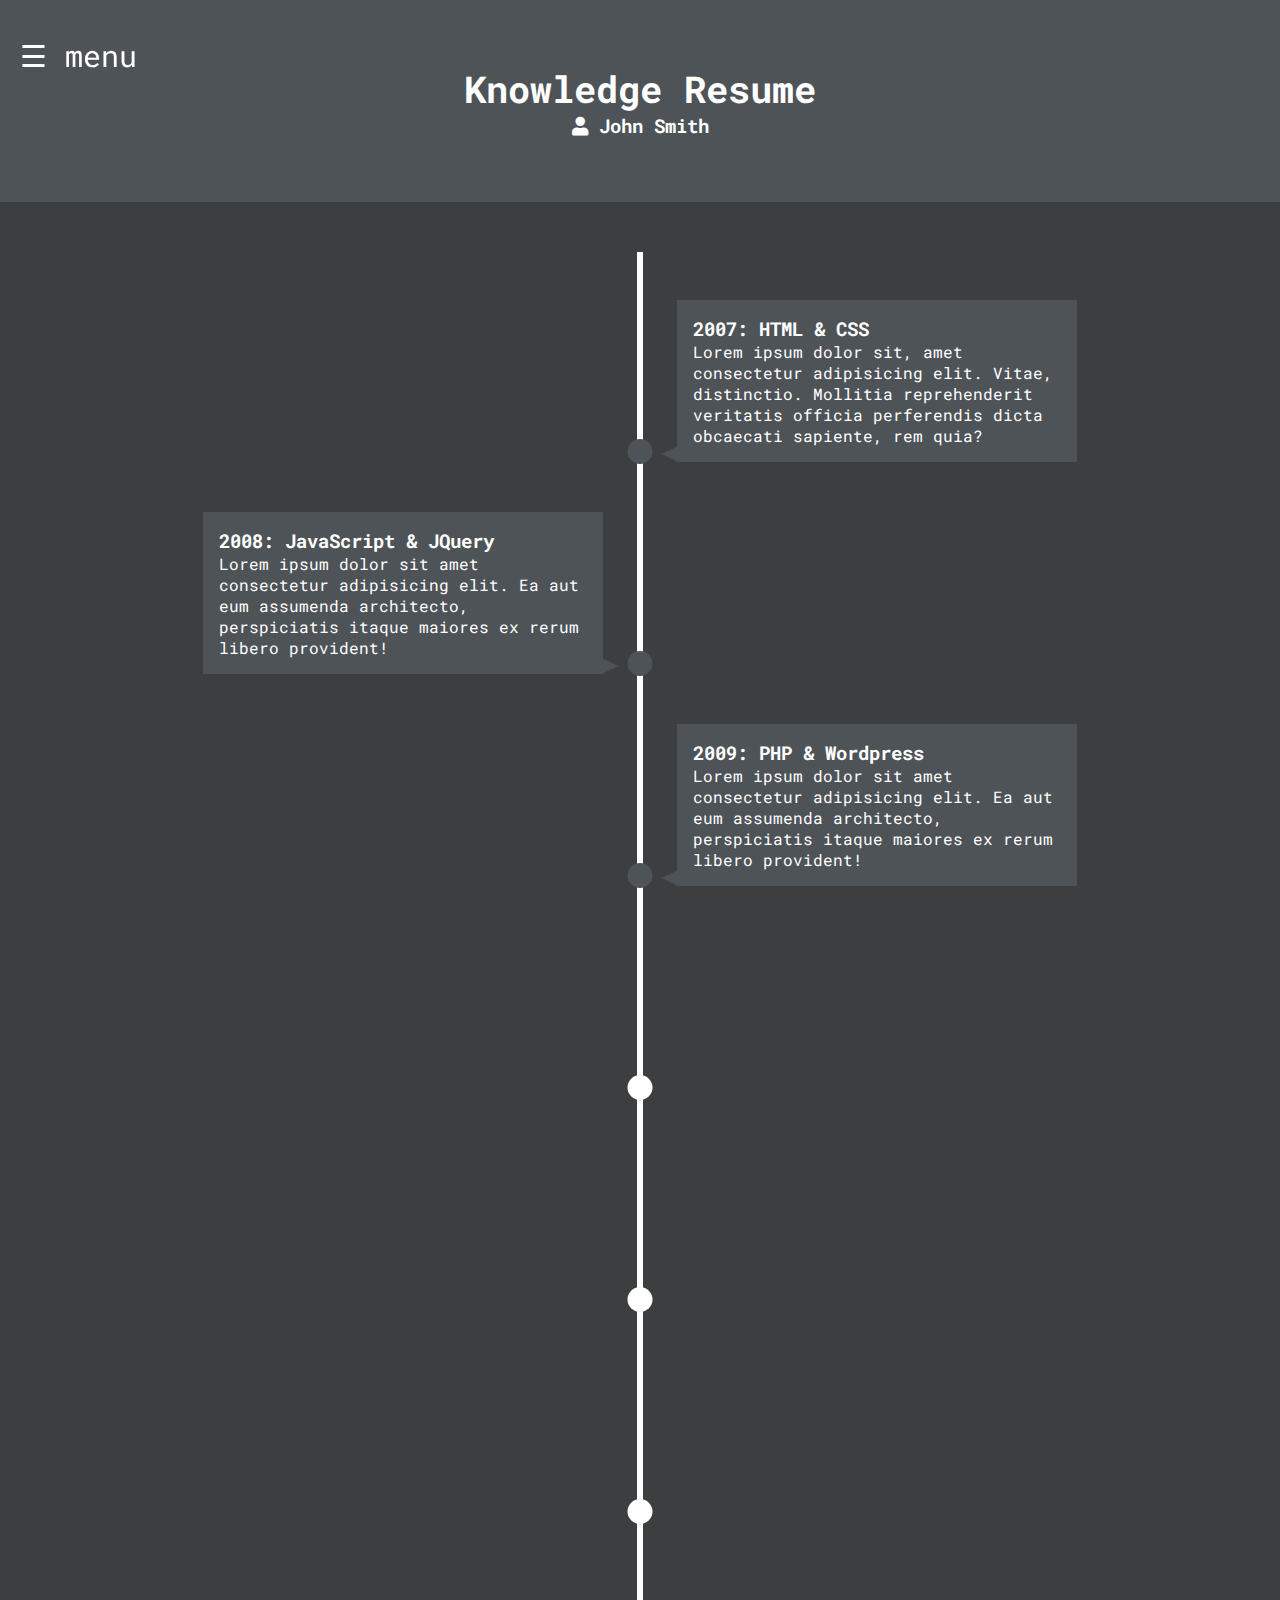
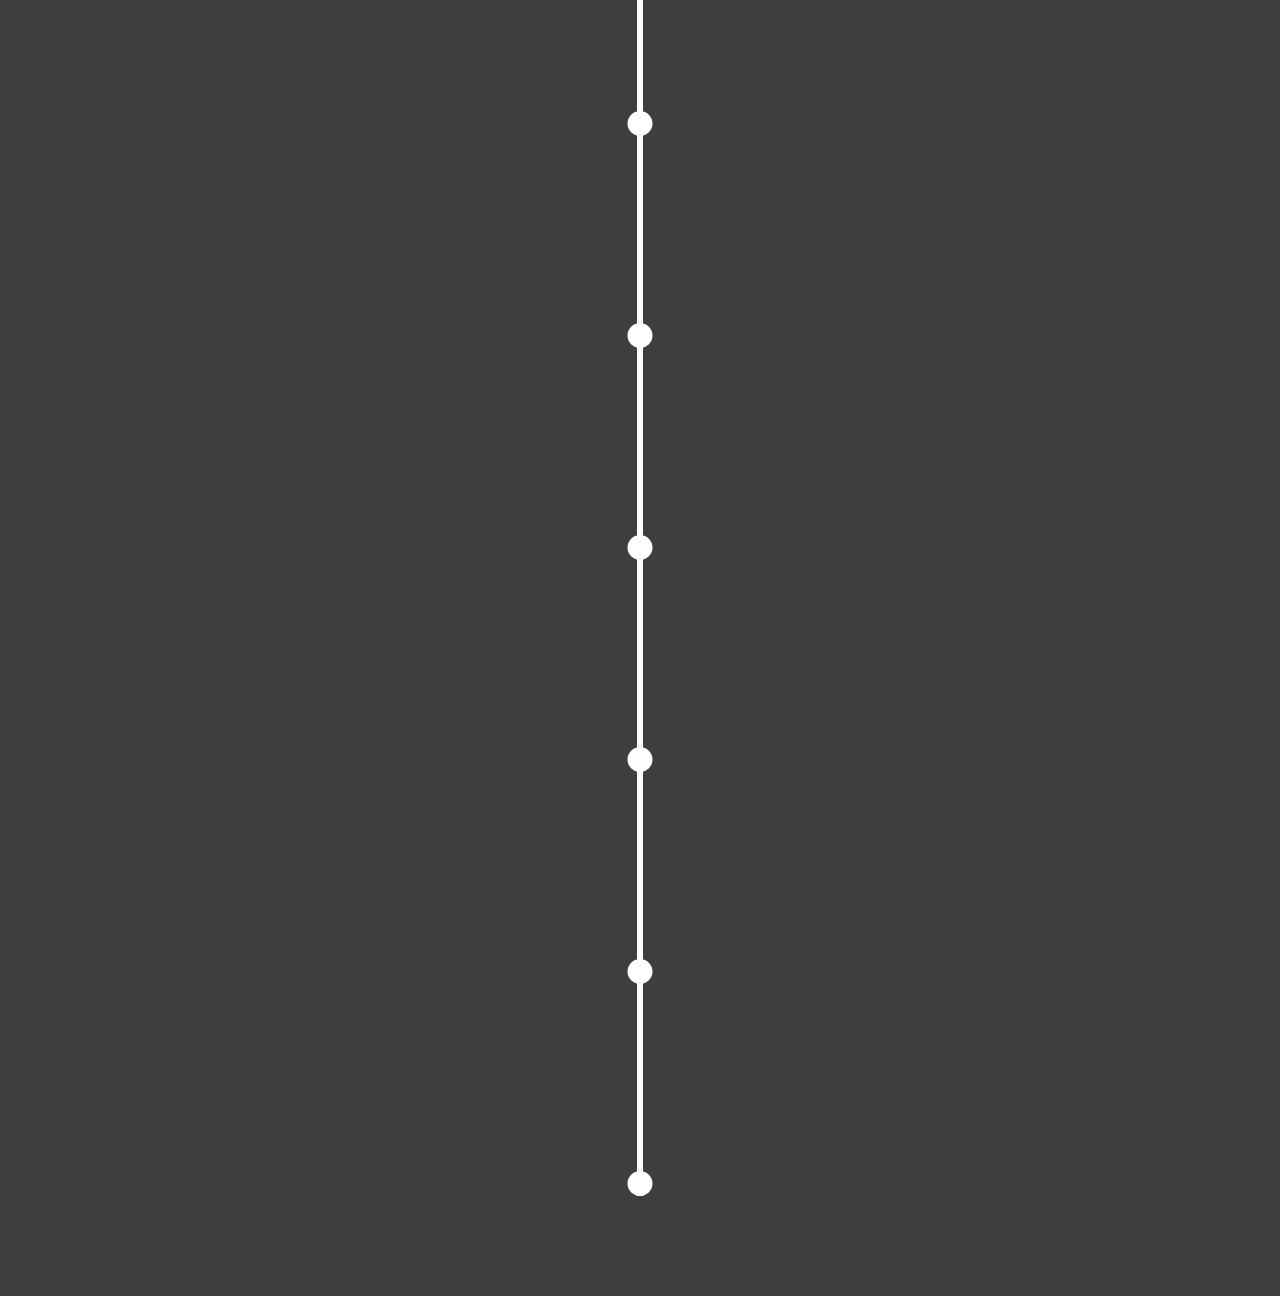
<file: timeline/timeline.html>
<!DOCTYPE html>
<html lang="en">

<head>
  <meta charset="UTF-8">
  <meta name="viewport" content="width=device-width, initial-scale=1.0">
  <link rel="stylesheet" href="//use.fontawesome.com/releases/v5.6.3/css/all.css">
  <link rel="preconnect" href="https://fonts.gstatic.com">
  <link href="https://fonts.googleapis.com/css2?family=Roboto+Mono&display=swap" rel="stylesheet">
  <link rel="stylesheet" href="timeline.css">
  <link rel="stylesheet" href="slider_menu.css">
  <title>Knowledge Timeline</title>
</head>

<body>
  <header id="main-header">
    <div id="slider-menu" class="slider-menu">
      <a href="javascript:void(0)" class="closebtn" onclick="closeMenu()">&times;</a>
      <a href="/index.html">Home</a>
      <a href="/presentation/presentation.html">Presentation</a>
      <a href="timeline.html">Timeline</a>
      <a href="/dark_mode/dark_mode.html">Dark Mode</a>
    </div>
    <span class="openbtn" onclick="openMenu()">&#9776; menu</span>
    <div class="container">
      <h1>Knowledge Resume</h1>
      <h3><i class="fas fa-user"></i> John Smith</h3>
    </div>
  </header>
  <section id="timeline">
    <ul>
      <li>
        <div>
          <h3>2007: HTML & CSS</h3>
          <p>Lorem ipsum dolor sit, amet consectetur adipisicing elit. Vitae, distinctio. Mollitia reprehenderit
            veritatis officia perferendis dicta obcaecati sapiente, rem quia?</p>
        </div>
      </li>
      <li>
        <div>
          <h3>2008: JavaScript & JQuery</h3>
          <p>
            Lorem ipsum dolor sit amet consectetur adipisicing elit. Ea aut
            eum assumenda architecto, perspiciatis itaque maiores ex rerum
            libero provident!
          </p>
        </div>
      </li>
      <li>
        <div>
          <h3>2009: PHP & Wordpress</h3>
          <p>
            Lorem ipsum dolor sit amet consectetur adipisicing elit. Ea aut
            eum assumenda architecto, perspiciatis itaque maiores ex rerum
            libero provident!
          </p>
        </div>
      </li>
      <li>
        <div>
          <h3>2011: Ruby on Rails</h3>
          <p>
            Lorem ipsum dolor sit amet consectetur adipisicing elit. Ea aut
            eum assumenda architecto, perspiciatis itaque maiores ex rerum
            libero provident!
          </p>
        </div>
      </li>
      <li>
        <div>
          <h3>2012: Python</h3>
          <p>
            Lorem ipsum dolor sit amet consectetur adipisicing elit. Ea aut
            eum assumenda architecto, perspiciatis itaque maiores ex rerum
            libero provident!
          </p>
        </div>
      </li>
      <li>
        <div>
          <h3>2013: Node.js & React</h3>
          <p>
            Lorem ipsum dolor sit amet consectetur adipisicing elit. Ea aut
            eum assumenda architecto, perspiciatis itaque maiores ex rerum
            libero provident!
          </p>
        </div>
      </li>
      <li>
        <div>
          <h3>2015: Angular & React Native</h3>
          <p>
            Lorem ipsum dolor sit amet consectetur adipisicing elit. Ea aut
            eum assumenda architecto, perspiciatis itaque maiores ex rerum
            libero provident!
          </p>
        </div>
      </li>
      <li>
        <div>
          <h3>2016: Vue.js</h3>
          <p>
            Lorem ipsum dolor sit amet consectetur adipisicing elit. Ea aut
            eum assumenda architecto, perspiciatis itaque maiores ex rerum
            libero provident!
          </p>
        </div>
      </li>
      <li>
        <div>
          <h3>2017: GraphQl & Apollo</h3>
          <p>
            Lorem ipsum dolor sit amet consectetur adipisicing elit. Ea aut
            eum assumenda architecto, perspiciatis itaque maiores ex rerum
            libero provident!
          </p>
        </div>
      </li>
      <li>
        <div>
          <h3>2018: Machine Learning</h3>
          <p>
            Lorem ipsum dolor sit amet consectetur adipisicing elit. Ea aut
            eum assumenda architecto, perspiciatis itaque maiores ex rerum
            libero provident!
          </p>
        </div>
      </li>
      <li>
        <div>
          <h3>2019: Laravel</h3>
          <p>
            Lorem ipsum dolor sit amet consectetur adipisicing elit. Ea aut
            eum assumenda architecto, perspiciatis itaque maiores ex rerum
            libero provident!
          </p>
        </div>
      </li>
      <li>
        <div>
          <h3>2020: Docker & Kubernetes</h3>
          <p>
            Lorem ipsum dolor sit amet consectetur adipisicing elit. Ea aut
            eum assumenda architecto, perspiciatis itaque maiores ex rerum
            libero provident!
          </p>
        </div>
      </li>
    </ul>
  </section>

  <script src="timeline.js"></script>
  <script src="slider_menu.js"></script>

</body>

</html>
</file>
<file: css/flip_menu.css>
/* Menu trigger */
.flip-trigger {
  opacity: 0;
  width: 0;
  height: 0;
  appearance: none;
  position: fixed;
}

.flip-trigger:focus + label {
  color: var(--font-color);
}

.flip-trigger:focus + label::before {
  opacity: 1;
}

.flip-trigger:checked + label {
  height: 10px;
  color: var(--font-color);
}

.flip-trigger:checked + label span {
  transform: rotate(45deg);
}

.flip-trigger:checked + label span::before, 
.flip-trigger:checked + label span::after {
  top: calc(50% - 1px);
  transition: transform 0.4s 0.4s cubic-bezier(0.75, 0, 0.25, 1), top 0.4s cubic-bezier(0.75, 0, 0.25, 1), background 0.2s cubic-bezier(0.75, 0, 0.25, 1);
}

.flip-trigger:checked + label span::after {
  transform: rotate(90deg);
}

.flip-trigger:checked ~ ul {
  z-index: 9;
  transform: none;
  transition: 0.5s cubic-bezier(0.75, 0, 0.25, 1);
}


/* Flip menu */
.flip-menu {
  position: fixed;
  top: 60px;
  right: 6px;
  z-index: 10;
  display: flex;
  align-items: center;
  width: 28px;
  height: 20px;
  margin: 40px;
  color: var(--primary-color);
}

.flip-menu::before {
  content: '';
  position: absolute;
  top: -5px;
  left: -5px;
  bottom: -5px;
  right: -5px;
  z-index: -1;
  transition: opacity 0.3s cubic-bezier(0.75, 0, 0.25, 1);
}

.flip-menu span {
  display: block;
  width: 100%;
  height: 2px;
  transition: transform 1s cubic-bezier(0.75, 0, 0.25, 1);
  background: var(--font-color);
}

.flip-menu span::before, 
.flip-menu span::after {
  content: "";
  position: absolute;
  left: 0;
  right: 0;
  display: block;
  height: 2px;
  background: var(--font-color);
  transition: transform 0.4s cubic-bezier(0.75, 0, 0.25, 1), top 0.4s 0.4s cubic-bezier(0.75, 0, 0.25, 1), background 0.2s cubic-bezier(0.75, 0, 0.25, 1);
}

.flip-menu span::before {
  top: 0;
}

.flip-menu span::after {
  top: calc(100% - 2px);
}

/* Nav items */
.nav_list {
  display: grid;
  position: fixed;
  top: 0;
  left: 0;
  bottom: 0;
  right: 0;
  z-index: -1;
  background: var(--primary-color);
  font-size: 4rem;
  padding: 40px;
  transform: translate(150%) rotate(45deg);
  transition: 0.2s cubic-bezier(0.75, 0, 0.25, 1);
}

.nav_item {
  list-style: none;
  text-align: center;
  margin-top: 20px;
}

.nav_link {
  text-decoration: none;
  color: var(--font-color);
}

.nav_link:hover {
  color: var(--hover-color);
}
</file>
<file: css/dark_mode.css>
:root {
  --primary-color: #67aeca;
  --font-color: #333;
  --bg-color: #fff;
  --hover-color: #4e5358;
}

[toggle-theme="dark"] {
  --primary-color: hotpink;
  --font-color: #fff;
  --bg-color: #272727;
  --hover-color: lightgrey;
}

body {
  padding: 25px;
  background-color: var(--bg-color);
  color: var(--font-color);
  font-size: 25px;
  font-family: 'Play', sans-serif;
}


/* Toggle Button */
.switch {
  position: absolute;
  display: inline-block;
  top: 20px;
  right: 0;
  margin-right: 32px;
  width: 60px;
  height: 34px;
}

.switch input { 
  opacity: 0;
  width: 0;
  height: 0;
}

.toggle {
  position: absolute;
  cursor: pointer;
  top: 0;
  left: 0;
  right: 0;
  bottom: 0;
  background-color: #ccc;
  -webkit-transition: .4s;
  transition: .4s;
  border-radius: 34px;
}

.toggle:before {
  position: absolute;
  content: "";
  height: 26px;
  width: 26px;
  left: 4px;
  bottom: 4px;
  background-color: white;
  -webkit-transition: .4s;
  transition: .4s;
  border-radius: 50%;
}

input:checked + .toggle {
  background-color: var(--primary-color);
}

input:focus + .toggle {
  box-shadow: 0 0 1px var(--primary-color);
}

input:checked + .toggle:before {
  -webkit-transform: translateX(26px);
  -ms-transform: translateX(26px);
  transform: translateX(26px);
}

/* Buttons */
.btn {
  cursor: pointer;
  padding: 0.5em 2em;
  background-color: var(--primary-color);
  color: var(--font-color);
  border: none;
  border-radius: 0.5em;
}

.btn:hover {
  opacity: 0.9;
}

.btn-outline {
  background: transparent;
  border: 1px solid var(--primary-color);
  color: var(--font-color);
}

.buttons a {
  text-decoration: none;
}


/* Text */
.text {
  display: flex;
  flex-direction: column;
}

.text p {
  max-width: 50%;
}


/* Flex Items */
.flex-items {
  display: flex;
  text-align: center;
  justify-content: center;
  height: 100%;
}

.flex-items > div {
  padding: 20px;
}


/* Cards */
.card {
  position: relative;
  margin: 20px;
  width: 300px;
  height: 400px;
  perspective: 1000px;
  border-radius: 5px;
  border: 3px solid var(--primary-color);
  color: var(--font-color);
  padding-top: 20px;
  margin-top: 64px;
}

.card h1 {
  padding: 36px;
  color: var(--primary-color);
}

.card p {
  font-size: 1.2rem;
}

/* Label */
.card .label {
  background-color: var(--primary-color);
  color: var(--font-color);
  border-radius: 2px;
  display: flex;
  text-align: center;
  align-items: center;
  justify-content: center;
  width: 25%;
  position: absolute;
  right: 0;
  margin-right: 16px;
  font-size: 1.2rem;
  padding: 1px;
}


@media(max-width:600px) {
  .flex-items {
    flex-direction: column;
  }

  .btn {
    display: flex;
    margin-bottom: 20px;
  }
}
</file>
<file: css/bubble_menu.css>
.nav, .menu {
  display: flex;
  justify-content: center;
  align-items: center;
}

.nav {
  position: fixed;
  margin: 20px;
  background-color: #fff;
  padding: 20px;
  transition: 0.5s;
  border-radius: 50px;
  overflow: hidden;
  box-shadow: 0 8px 15px rgba(0,0,0,.2);
}

.menu {
  margin: 0;
  padding: 0;
  width: 0;
  overflow: hidden;
  transition: 0.5s;
}

.nav input:checked ~ .menu {
  width: 450px;
}

.menu li {
  list-style: none;
  margin: 0 10px;
}

.menu li a {
  text-decoration: none;
  color: #666;
  text-transform: uppercase;
  font-weight: 600;
  transition: 0.5s;
}

.menu li a:hover {
  color: #333;
}

.nav input {
  width: 30px;
  height: 30px;
  cursor: pointer;
  opacity: 0;
}

.nav span {
  position: absolute;
  left: 25px;
  width: 30px;
  height: 4px;
  border-radius: 50px;
  background-color: var(--page-3-color);
  pointer-events: none;
  transition: 0.5s;
}

.nav input:checked ~ span {
  background-color: #f974a1;
}

.nav span:nth-child(2) {
  transform: translateY(-8px);
}

.nav input:checked ~ span:nth-child(2) {
  transform: translateY(0) rotate(-45deg);
}

.nav span:nth-child(3) {
  transform: translateY(8px);
}

.nav input:checked ~ span:nth-child(3) {
  transform: translateY(0) rotate(45deg);
}
</file>
<file: css/timeline.css>
:root {
  --primary-color: #3c3e40;
  --secondary-color: #4e5358;
  --max-width: 1100px
}

* {
  margin: 0;
  padding: 0;
  box-sizing: border-box;
}

body {
  font-family: "Lato", sans-serif;
  background: var(--primary-color);
  color: #fff;
  overflow-x: hidden;
  padding-bottom: 50px;
  font-family: 'Roboto Mono', monospace;
}

#main-header {
  background: var(--secondary-color);
  padding: 4rem 0;
}

.container {
  max-width: var(--max-width);
  margin: 0 auto;
  text-align: center;
}

h1 {
  font-size: 2.3rem;
}

/* Timeline */
#timeline ul {
  background: var(--primary-color);
  padding: 50px 0;
}

/* Create line */
#timeline ul li {
  list-style: none;
  position: relative;
  width: 6px;
  margin: 0 auto;
  padding-top: 50px;
  background: #fff;
}

/* Boxes */
#timeline ul li div {
  position: relative;
  bottom: 2px;
  width: 400px;
  padding: 1rem;
  background: var(--secondary-color);
  transition: all 0.7s ease-in-out;
  visibility: hidden;
  opacity: 0;
}

/* Right side */
#timeline ul li:nth-child(odd) div {
  left: 40px;
  transform: translate(200px, 0);
}

/* Left side */
#timeline ul li:nth-child(even) div {
  left: -434px;
  transform: translate(-200px, 0);
}

/* Dots */
#timeline ul li:after {
  content: '';
  position: absolute;
  left: 50%;
  bottom: 0;
  width: 25px;
  height: 25px;
  background: inherit;
  transform: translateX(-50%);
  border-radius: 50%;
  transition: background 0.7s ease-in-out;
}

/* Arrows base */
#timeline div:before {
  content: '';
  position: absolute;
  bottom: 0;
  width: 0;
  height: 0;
  border-style: solid;
}

/* Right arrows */
#timeline ul li:nth-child(odd) div:before {
  left: -15px;
  border-width: 8px 16px 8px 0;
  border-color: transparent var(--secondary-color) transparent transparent;
}

/* Left arrows */
#timeline ul li:nth-child(even) div:before {
  right: -15px;
  border-width: 8px 0 8px 16px;
  border-color: transparent transparent transparent var(--secondary-color) ;
}

/* Show Boxes*/
#timeline ul li.show div {
  transform: none;
  visibility: visible;
  opacity: 1;
}

/* Color dots */
#timeline ul li.show:after {
  background: var(--secondary-color);
}


/* Responsiveness */
@media(max-width: 900px) {
  #timeline ul li div {
    width: 250px;
  }

  #timeline ul li:nth-child(even) div {
    left: -284px;
  }
}

@media(max-width: 600px) {
  #timeline ul li {
    margin-left: 20px;
  }

  #timeline ul li div {
    width: calc(100vw - 90px);
  }

  #timeline ul li:nth-child(even) div {
    left: 40px;
  }

  #timeline ul li:nth-child(even) div:before {
    left: -15px;
    border-width: 8px 16px 8px 0;
    border-color: transparent var(--secondary-color) transparent transparent;
  }
}
</file>
<file: css/slider_menu.css>
.openbtn {
  cursor: pointer;
  font-size: 30px;
  position: fixed;
  padding-left: 20px;
  top: 36px;
}

.slider-menu {
  height: 100%;
  width: 0;
  position: fixed;
  z-index: 1;
  top: 0;
  left: 0;
  background-color: #111;
  overflow-x: hidden;
  transition: 0.5s;
  padding-top: 60px;
}

.slider-menu a {
  padding: 8px 8px 8px 32px;
  text-decoration: none;
  font-size: 25px;
  color: #ccc;
  display: block;
  transition: 0.3s;
}

.slider-menu a:hover {
  color: var(--secondary-color);
}


.slider-menu .closebtn {
  position: absolute;
  top: 0;
  right: 25px;
  font-size: 36px;
  margin-left: 50px;
}


#main {
  transition: margin-left .5s;
  padding: 16px;
}


@media screen and (max-height: 450px) {
  .slider-menu {
    padding-top: 15px;
  }

  .slider-menu a {
    font-size: 18px;
  }
}
</file>
<file: dark_mode/flip_menu.css>
/* Menu trigger */
.flip-trigger {
  opacity: 0;
  width: 0;
  height: 0;
  appearance: none;
  position: fixed;
}

.flip-trigger:focus + label {
  color: var(--font-color);
}

.flip-trigger:focus + label::before {
  opacity: 1;
}

.flip-trigger:checked + label {
  height: 10px;
  color: var(--font-color);
}

.flip-trigger:checked + label span {
  transform: rotate(45deg);
}

.flip-trigger:checked + label span::before, 
.flip-trigger:checked + label span::after {
  top: calc(50% - 1px);
  transition: transform 0.4s 0.4s cubic-bezier(0.75, 0, 0.25, 1), top 0.4s cubic-bezier(0.75, 0, 0.25, 1), background 0.2s cubic-bezier(0.75, 0, 0.25, 1);
}

.flip-trigger:checked + label span::after {
  transform: rotate(90deg);
}

.flip-trigger:checked ~ ul {
  z-index: 9;
  transform: none;
  transition: 0.5s cubic-bezier(0.75, 0, 0.25, 1);
}


/* Flip menu */
.flip-menu {
  position: fixed;
  top: 60px;
  right: 6px;
  z-index: 10;
  display: flex;
  align-items: center;
  width: 28px;
  height: 20px;
  margin: 40px;
  color: var(--primary-color);
}

.flip-menu::before {
  content: '';
  position: absolute;
  top: -5px;
  left: -5px;
  bottom: -5px;
  right: -5px;
  z-index: -1;
  transition: opacity 0.3s cubic-bezier(0.75, 0, 0.25, 1);
}

.flip-menu span {
  display: block;
  width: 100%;
  height: 2px;
  transition: transform 1s cubic-bezier(0.75, 0, 0.25, 1);
  background: var(--font-color);
}

.flip-menu span::before, 
.flip-menu span::after {
  content: "";
  position: absolute;
  left: 0;
  right: 0;
  display: block;
  height: 2px;
  background: var(--font-color);
  transition: transform 0.4s cubic-bezier(0.75, 0, 0.25, 1), top 0.4s 0.4s cubic-bezier(0.75, 0, 0.25, 1), background 0.2s cubic-bezier(0.75, 0, 0.25, 1);
}

.flip-menu span::before {
  top: 0;
}

.flip-menu span::after {
  top: calc(100% - 2px);
}

/* Nav items */
.nav_list {
  display: grid;
  position: fixed;
  top: 0;
  left: 0;
  bottom: 0;
  right: 0;
  z-index: -1;
  background: var(--primary-color);
  font-size: 4rem;
  padding: 40px;
  transform: translate(150%) rotate(45deg);
  transition: 0.2s cubic-bezier(0.75, 0, 0.25, 1);
}

.nav_item {
  list-style: none;
  text-align: center;
  margin-top: 20px;
}

.nav_link {
  text-decoration: none;
  color: var(--font-color);
}

.nav_link:hover {
  color: var(--hover-color);
}
</file>
<file: dark_mode/dark_mode.css>
:root {
  --primary-color: #67aeca;
  --font-color: #333;
  --bg-color: #fff;
  --hover-color: #4e5358;
}

[toggle-theme="dark"] {
  --primary-color: hotpink;
  --font-color: #fff;
  --bg-color: #272727;
  --hover-color: lightgrey;
}

body {
  padding: 25px;
  background-color: var(--bg-color);
  color: var(--font-color);
  font-size: 25px;
  font-family: 'Play', sans-serif;
}


/* Toggle Button */
.switch {
  position: absolute;
  display: inline-block;
  top: 20px;
  right: 0;
  margin-right: 32px;
  width: 60px;
  height: 34px;
}

.switch input { 
  opacity: 0;
  width: 0;
  height: 0;
}

.toggle {
  position: absolute;
  cursor: pointer;
  top: 0;
  left: 0;
  right: 0;
  bottom: 0;
  background-color: #ccc;
  -webkit-transition: .4s;
  transition: .4s;
  border-radius: 34px;
}

.toggle:before {
  position: absolute;
  content: "";
  height: 26px;
  width: 26px;
  left: 4px;
  bottom: 4px;
  background-color: white;
  -webkit-transition: .4s;
  transition: .4s;
  border-radius: 50%;
}

input:checked + .toggle {
  background-color: var(--primary-color);
}

input:focus + .toggle {
  box-shadow: 0 0 1px var(--primary-color);
}

input:checked + .toggle:before {
  -webkit-transform: translateX(26px);
  -ms-transform: translateX(26px);
  transform: translateX(26px);
}

/* Buttons */
.btn {
  cursor: pointer;
  padding: 0.5em 2em;
  background-color: var(--primary-color);
  color: var(--font-color);
  border: none;
  border-radius: 0.5em;
}

.btn:hover {
  opacity: 0.9;
}

.btn-outline {
  background: transparent;
  border: 1px solid var(--primary-color);
  color: var(--font-color);
}

.buttons a {
  text-decoration: none;
}


/* Text */
.text {
  display: flex;
  flex-direction: column;
}

.text p {
  max-width: 50%;
}


/* Flex Items */
.flex-items {
  display: flex;
  text-align: center;
  justify-content: center;
  height: 100%;
}

.flex-items > div {
  padding: 20px;
}


/* Cards */
.card {
  position: relative;
  margin: 20px;
  width: 300px;
  height: 400px;
  perspective: 1000px;
  border-radius: 5px;
  border: 3px solid var(--primary-color);
  color: var(--font-color);
  padding-top: 20px;
  margin-top: 64px;
}

.card h1 {
  padding: 36px;
  color: var(--primary-color);
}

.card p {
  font-size: 1.2rem;
}

/* Label */
.card .label {
  background-color: var(--primary-color);
  color: var(--font-color);
  border-radius: 2px;
  display: flex;
  text-align: center;
  align-items: center;
  justify-content: center;
  width: 25%;
  position: absolute;
  right: 0;
  margin-right: 16px;
  font-size: 1.2rem;
  padding: 1px;
}


@media(max-width:600px) {
  .flex-items {
    flex-direction: column;
  }

  .btn {
    display: flex;
    margin-bottom: 20px;
  }
}
</file>
<file: presentation/bubble_menu.css>
.nav, .menu {
  display: flex;
  justify-content: center;
  align-items: center;
}

.nav {
  position: fixed;
  margin: 20px;
  background-color: #fff;
  padding: 20px;
  transition: 0.5s;
  border-radius: 50px;
  overflow: hidden;
  box-shadow: 0 8px 15px rgba(0,0,0,.2);
}

.menu {
  margin: 0;
  padding: 0;
  width: 0;
  overflow: hidden;
  transition: 0.5s;
}

.nav input:checked ~ .menu {
  width: 450px;
}

.menu li {
  list-style: none;
  margin: 0 10px;
}

.menu li a {
  text-decoration: none;
  color: #666;
  text-transform: uppercase;
  font-weight: 600;
  transition: 0.5s;
}

.menu li a:hover {
  color: #333;
}

.nav input {
  width: 30px;
  height: 30px;
  cursor: pointer;
  opacity: 0;
}

.nav span {
  position: absolute;
  left: 25px;
  width: 30px;
  height: 4px;
  border-radius: 50px;
  background-color: var(--page-3-color);
  pointer-events: none;
  transition: 0.5s;
}

.nav input:checked ~ span {
  background-color: #f974a1;
}

.nav span:nth-child(2) {
  transform: translateY(-8px);
}

.nav input:checked ~ span:nth-child(2) {
  transform: translateY(0) rotate(-45deg);
}

.nav span:nth-child(3) {
  transform: translateY(8px);
}

.nav input:checked ~ span:nth-child(3) {
  transform: translateY(0) rotate(45deg);
}
</file>
<file: timeline/timeline.css>
:root {
  --primary-color: #3c3e40;
  --secondary-color: #4e5358;
  --max-width: 1100px
}

* {
  margin: 0;
  padding: 0;
  box-sizing: border-box;
}

body {
  font-family: "Lato", sans-serif;
  background: var(--primary-color);
  color: #fff;
  overflow-x: hidden;
  padding-bottom: 50px;
  font-family: 'Roboto Mono', monospace;
}

#main-header {
  background: var(--secondary-color);
  padding: 4rem 0;
}

.container {
  max-width: var(--max-width);
  margin: 0 auto;
  text-align: center;
}

h1 {
  font-size: 2.3rem;
}

/* Timeline */
#timeline ul {
  background: var(--primary-color);
  padding: 50px 0;
}

/* Create line */
#timeline ul li {
  list-style: none;
  position: relative;
  width: 6px;
  margin: 0 auto;
  padding-top: 50px;
  background: #fff;
}

/* Boxes */
#timeline ul li div {
  position: relative;
  bottom: 2px;
  width: 400px;
  padding: 1rem;
  background: var(--secondary-color);
  transition: all 0.7s ease-in-out;
  visibility: hidden;
  opacity: 0;
}

/* Right side */
#timeline ul li:nth-child(odd) div {
  left: 40px;
  transform: translate(200px, 0);
}

/* Left side */
#timeline ul li:nth-child(even) div {
  left: -434px;
  transform: translate(-200px, 0);
}

/* Dots */
#timeline ul li:after {
  content: '';
  position: absolute;
  left: 50%;
  bottom: 0;
  width: 25px;
  height: 25px;
  background: inherit;
  transform: translateX(-50%);
  border-radius: 50%;
  transition: background 0.7s ease-in-out;
}

/* Arrows base */
#timeline div:before {
  content: '';
  position: absolute;
  bottom: 0;
  width: 0;
  height: 0;
  border-style: solid;
}

/* Right arrows */
#timeline ul li:nth-child(odd) div:before {
  left: -15px;
  border-width: 8px 16px 8px 0;
  border-color: transparent var(--secondary-color) transparent transparent;
}

/* Left arrows */
#timeline ul li:nth-child(even) div:before {
  right: -15px;
  border-width: 8px 0 8px 16px;
  border-color: transparent transparent transparent var(--secondary-color) ;
}

/* Show Boxes*/
#timeline ul li.show div {
  transform: none;
  visibility: visible;
  opacity: 1;
}

/* Color dots */
#timeline ul li.show:after {
  background: var(--secondary-color);
}


/* Responsiveness */
@media(max-width: 900px) {
  #timeline ul li div {
    width: 250px;
  }

  #timeline ul li:nth-child(even) div {
    left: -284px;
  }
}

@media(max-width: 600px) {
  #timeline ul li {
    margin-left: 20px;
  }

  #timeline ul li div {
    width: calc(100vw - 90px);
  }

  #timeline ul li:nth-child(even) div {
    left: 40px;
  }

  #timeline ul li:nth-child(even) div:before {
    left: -15px;
    border-width: 8px 16px 8px 0;
    border-color: transparent var(--secondary-color) transparent transparent;
  }
}
</file>
<file: timeline/slider_menu.css>
.openbtn {
  cursor: pointer;
  font-size: 30px;
  position: fixed;
  padding-left: 20px;
  top: 36px;
}

.slider-menu {
  height: 100%;
  width: 0;
  position: fixed;
  z-index: 1;
  top: 0;
  left: 0;
  background-color: #111;
  overflow-x: hidden;
  transition: 0.5s;
  padding-top: 60px;
}

.slider-menu a {
  padding: 8px 8px 8px 32px;
  text-decoration: none;
  font-size: 25px;
  color: #ccc;
  display: block;
  transition: 0.3s;
}

.slider-menu a:hover {
  color: var(--secondary-color);
}


.slider-menu .closebtn {
  position: absolute;
  top: 0;
  right: 25px;
  font-size: 36px;
  margin-left: 50px;
}


#main {
  transition: margin-left .5s;
  padding: 16px;
}


@media screen and (max-height: 450px) {
  .slider-menu {
    padding-top: 15px;
  }

  .slider-menu a {
    font-size: 18px;
  }
}
</file>
<file: css/presentation.css>
/* Variables */
:root {
  --page-1-color: #8d84eb;
  --page-2-color: #654597;
  --page-3-color: #8863b2;
  --page-4-color: #ab81cd;
  --animate-speed: 1s;
}

/* Body styling */
body {
  font-family: Arial, Helvetica, sans-serif;
  line-height: 1.3;
  color: white;
  margin: 0;
  padding: 0;
  overflow: hidden;
}


/* Page Colors */
#page-1 {
  background: var(--page-1-color);
}
#page-2 {
  background: var(--page-2-color);
}
#page-3 {
  background: var(--page-3-color);
}
#page-4 {
  background: var(--page-4-color);
}


/* Page styling */
.page {
  display: flex;
  flex-direction: column;
  height: 100vh;
  align-items: center;
  justify-content: center;
  text-align: center;
  padding: 0 4rem;
}

.page h1 {
  font-size: 4rem;
  line-height: 1.2;
  margin: 1rem;
}

.page p {
  font-size: 1.3rem;
}

/* Page animation */
#page-1 h1 {
  transform: translateY(-200%);
  animation: heading var(--animate-speed) forwards ease-in;
}

#page-1 p {
  transform: translateX(-200%);
  animation: text var(--animate-speed) forwards ease-in 1s;
}

/* Keyframes */
@keyframes heading {
  to {
    transform: translateY(0);
  }
}

@keyframes text {
  to {
    transform: translateX(0);
  }
}

/* Buttons */
.btn {
  display: inline-block;
  padding: 1rem 2rem;
  background: #f4f4f4;
  color: #333;
  text-decoration: none;
  border: none;
  border-radius: 5px;
  margin-top: 1rem;
  font-size: 1.1rem;
  transition: all 0.3s ease-in;
}

.btn:hover, .btn-dark {
  background: #333;
  color: #f4f4f4;
}

.btn-dark:hover {
  background: #f4f4f4;
  color: #333;
}
</file>
<file: presentation/presentation.css>
/* Variables */
:root {
  --page-1-color: #8d84eb;
  --page-2-color: #654597;
  --page-3-color: #8863b2;
  --page-4-color: #ab81cd;
  --animate-speed: 1s;
}

/* Body styling */
body {
  font-family: Arial, Helvetica, sans-serif;
  line-height: 1.3;
  color: white;
  margin: 0;
  padding: 0;
  overflow: hidden;
}


/* Page Colors */
#page-1 {
  background: var(--page-1-color);
}
#page-2 {
  background: var(--page-2-color);
}
#page-3 {
  background: var(--page-3-color);
}
#page-4 {
  background: var(--page-4-color);
}


/* Page styling */
.page {
  display: flex;
  flex-direction: column;
  height: 100vh;
  align-items: center;
  justify-content: center;
  text-align: center;
  padding: 0 4rem;
}

.page h1 {
  font-size: 4rem;
  line-height: 1.2;
  margin: 1rem;
}

.page p {
  font-size: 1.3rem;
}

/* Page animation */
#page-1 h1 {
  transform: translateY(-200%);
  animation: heading var(--animate-speed) forwards ease-in;
}

#page-1 p {
  transform: translateX(-200%);
  animation: text var(--animate-speed) forwards ease-in 1s;
}

/* Keyframes */
@keyframes heading {
  to {
    transform: translateY(0);
  }
}

@keyframes text {
  to {
    transform: translateX(0);
  }
}

/* Buttons */
.btn {
  display: inline-block;
  padding: 1rem 2rem;
  background: #f4f4f4;
  color: #333;
  text-decoration: none;
  border: none;
  border-radius: 5px;
  margin-top: 1rem;
  font-size: 1.1rem;
  transition: all 0.3s ease-in;
}

.btn:hover, .btn-dark {
  background: #333;
  color: #f4f4f4;
}

.btn-dark:hover {
  background: #f4f4f4;
  color: #333;
}
</file>
